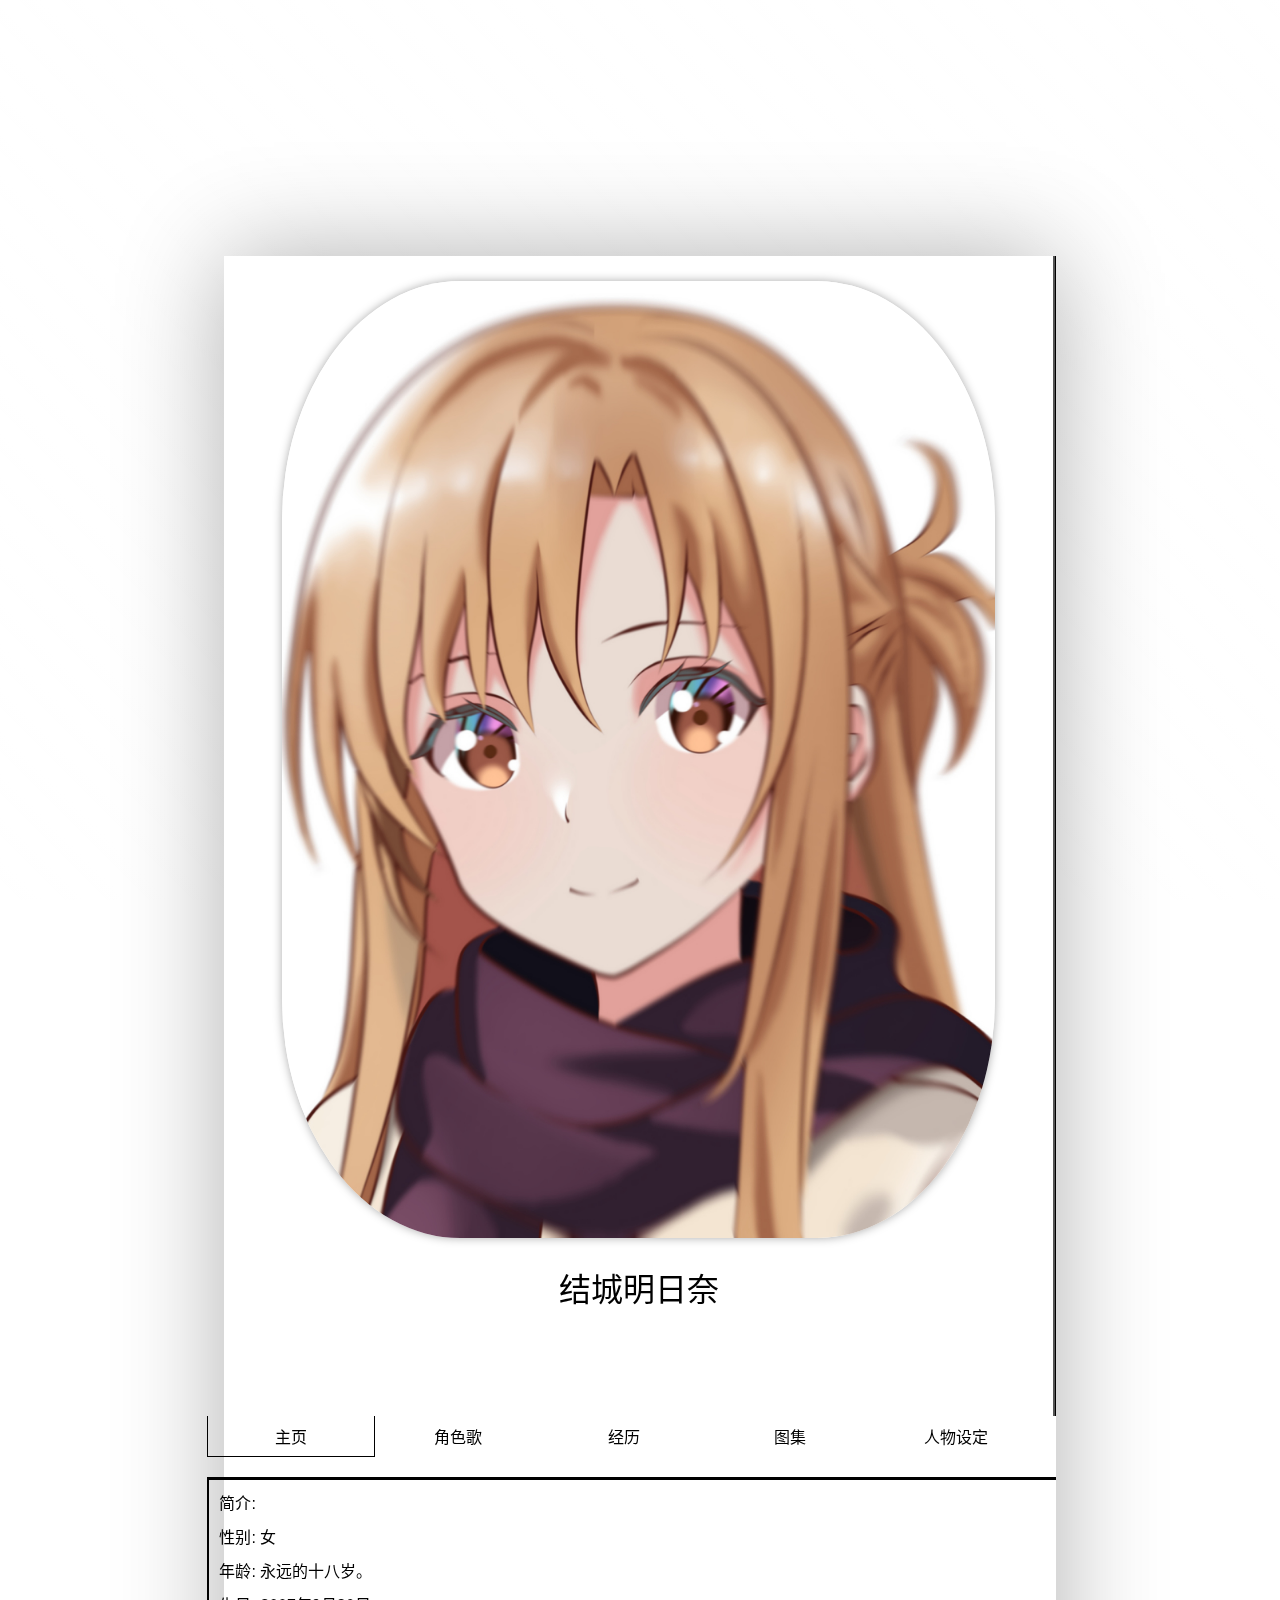
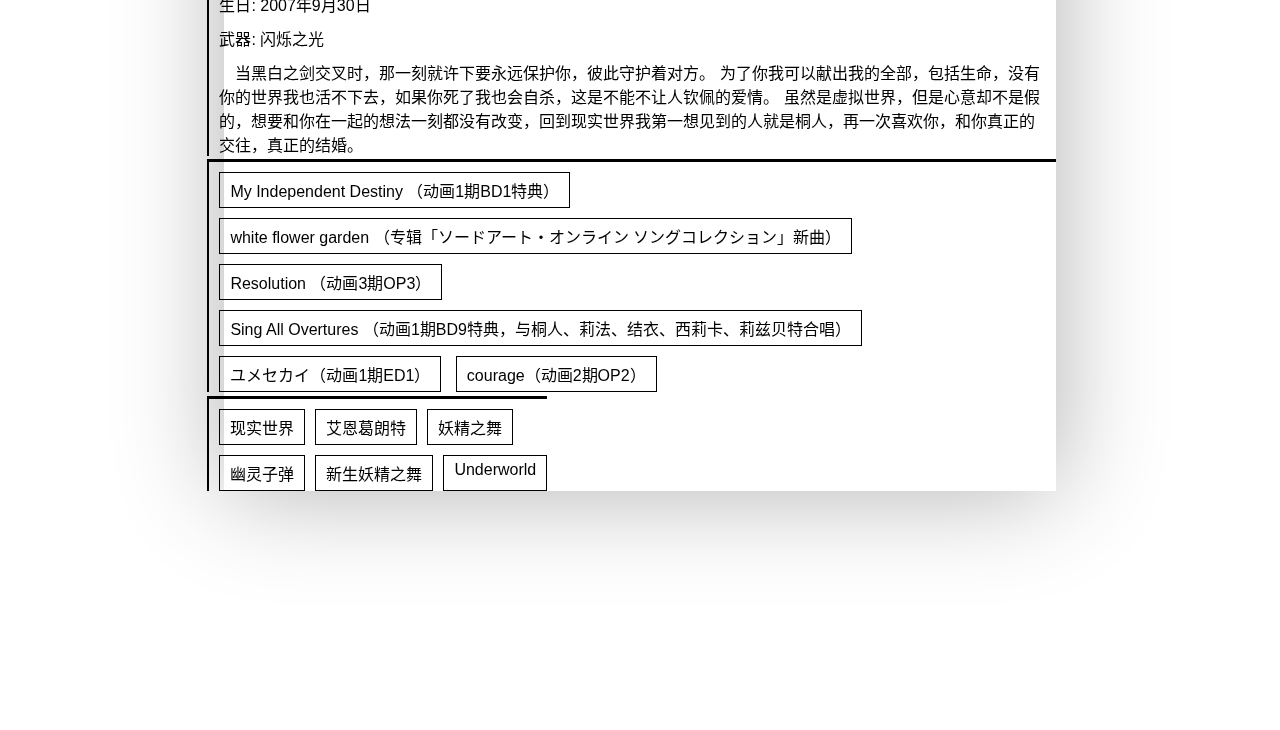
<file: index.html>
﻿<!DOCTYPE html>
<html lang="zh-CN">

<head>
	<meta http-equiv="Content-Type" content="text/html; charset=UTF-8">
	<title>结城明日奈 - 网页设计课设</title>
	<link id="favicon" rel="icon" href="./image/2014100318234030277.jpg">
	<link rel="stylesheet" href="./css/home.css">
	<link href="https://lf9-cdn-tos.bytecdntp.com/cdn/expire-1-M/bootstrap/5.1.3/css/bootstrap-grid.min.css"
		type="text/css" rel="stylesheet" />
</head>

<body>
	<div class="bg"></div>
	<div class="container">
		<div class="main-box">
			<div class="row">
				<div class="col-md-3">
					<div class="box-left">
						<img src="./image/108298651_p0_master1200.jpg" alt="Avatar" title="我...我绝对会再次和你相遇的">
						<h1 style="font-family: '微软雅黑', Courier, monospace;">结城明日奈</h1>
					</div>

				</div>
				<div class="col-md-9">
					<div class="box-right">
						<ul class="nav-bar">
							<li class="nav-item nav-active" id="home">
								<a href="javascript:void(0);" onclick="goHome()">主页</a>
							</li>
							<li class="nav-item" id="blog">
								<a href="javascript:void(0);" onclick="goBlog()">角色歌</a>
							</li>
							<li class="nav-item" id="projects">
								<a href="javascript:void(0);" onclick="goProjects()">经历</a>
							</li>
							<li class="nav-item">
								<a href="./appearance.html" target="_self">图集</a>
							</li>
							<li class="nav-item">
								<a href="./setting.html" target="_self">人物设定</a>
							</li>
						</ul>
						<div class="box-content" id="homeの">
							<p>简介: <span id="hi"></span></p>
							<p>性别: 女</p>
							<p>年龄: 永远的十八岁。</p>
							<p>生日: 2007年9月30日</p>
							<p>武器: 闪烁之光</p>

							<p style="text-indent: 1em;">
								当黑白之剑交叉时，那一刻就许下要永远保护你，彼此守护着对方。 为了你我可以献出我的全部，包括生命，没有你的世界我也活不下去，如果你死了我也会自杀，这是不能不让人钦佩的爱情。
								虽然是虚拟世界，但是心意却不是假的，想要和你在一起的想法一刻都没有改变，回到现实世界我第一想见到的人就是桐人，再一次喜欢你，和你真正的交往，真正的结婚。
							</p>
						</div>

						<div class="box-content" id="blogの">
							<div class="box-item">
								<a href="https://mzh.moegirl.org.cn/My_Independent_Destiny"
								target="_blank">My Independent Destiny （动画1期BD1特典）</a>
							</div>
							<div class="box-item">
								<a href="https://mzh.moegirl.org.cn/White_flower_garden"
								 target="_blank">white flower garden （专辑「ソードアート・オンライン ソングコレクション」新曲）</a>
							</div>
							<div class="box-item">
								<a href="https://mzh.moegirl.org.cn/Resolution(%E6%88%B7%E6%9D%BE%E9%81%A5)#" 
								target="_blank">Resolution （动画3期OP3）</a>
							</div>
							<div class="box-item">
								<a href="https://mzh.moegirl.org.cn/Sing_All_Overtures"
								target="_blank">Sing All Overtures （动画1期BD9特典，与桐人、莉法、结衣、西莉卡、莉兹贝特合唱）</a>
							</div>
							<div class="box-item">
								<a href="https://mzh.moegirl.org.cn/%E6%A2%A6%E4%B8%96%E7%95%8C(%E6%88%B7%E6%9D%BE%E9%81%A5)#" 
								target="_blank">ユメセカイ（动画1期ED1） </a>
							</div>
							<div class="box-item"><a href="https://mzh.moegirl.org.cn/Courage" 
								target="_blank">courage（动画2期OP2）</a>
							</div>
						</div>



						<div class="box-content" id="projectsの">
							<div class="flexbox">
								<div class="box-item"><a href="./experience/reality.html" target="_self">现实世界</a></div>
								<div class="box-item"><a href="./experience/SAO.html" target="_self">艾恩葛朗特</a></div>
								<div class="box-item"><a href="./experience/ALO.html" target="_self">妖精之舞</a>
								</div>
							</div>

							<div class="flexbox">
								<div class="box-item"><a href="./experience/GGO.html" target="_self">幽灵子弹</a></div>
								<div class="box-item"><a href="./experience/新生ALO.html" target="_self">新生妖精之舞</a>
								</div>
								<div class="box-item"><a href="./experience/UM.html" target="_self">Underworld</a></div>
							</div>
						</div>
					</div>
				</div>
			</div>
		</div>
	</div>

	<script src="https://lf9-cdn-tos.bytecdntp.com/cdn/expire-1-M/jquery/3.6.0/jquery.min.js"
		type="application/javascript"></script>
	<script src="https://lf9-cdn-tos.bytecdntp.com/cdn/expire-1-M/bootstrap/5.1.3/js/bootstrap.min.js"
		type="application/javascript"></script>
	<script src="https://lf3-cdn-tos.bytecdntp.com/cdn/expire-1-M/typed.js/2.0.12/typed.min.js"
		type="application/javascript"></script>
	<script>
		$("#blogの").hide();
		$("#projectsの").hide();
	</script>
	<script src="./js/home.js" type="application/javascript"></script>
</body>

</html>
</file>
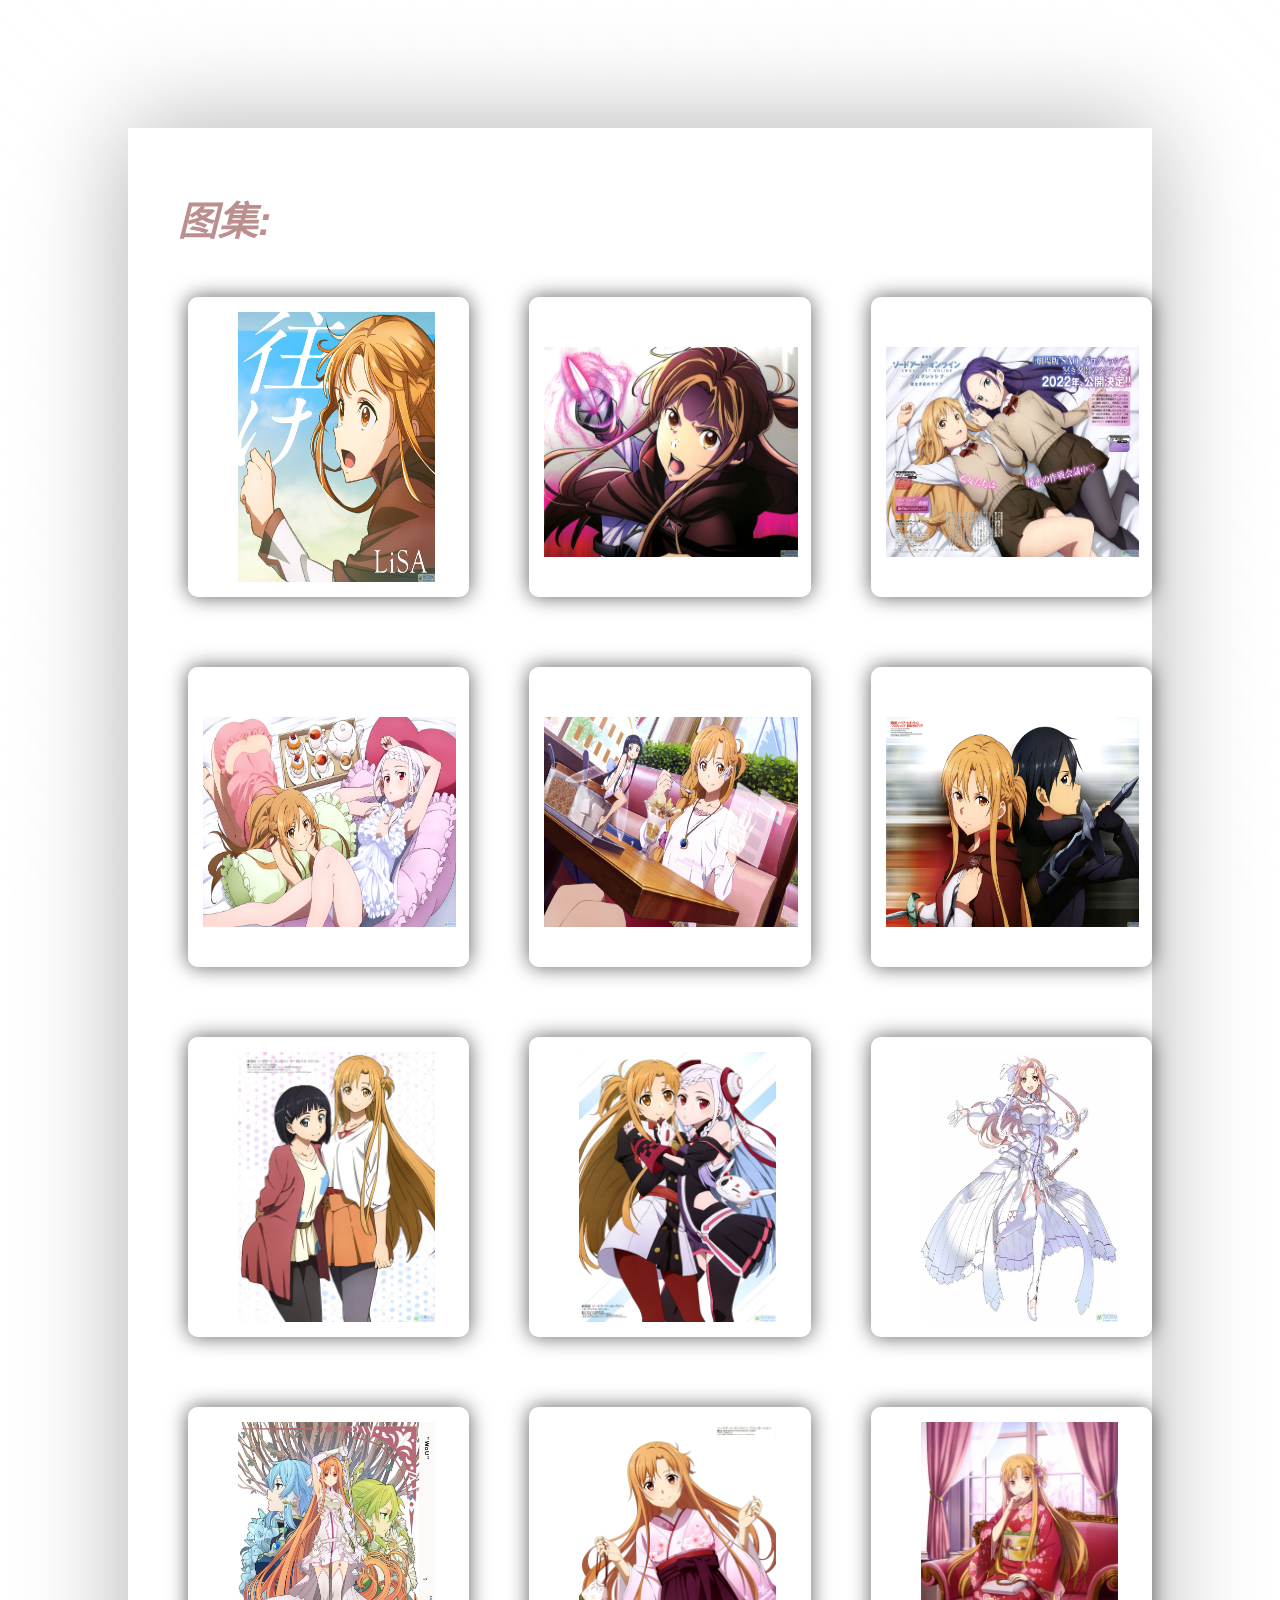
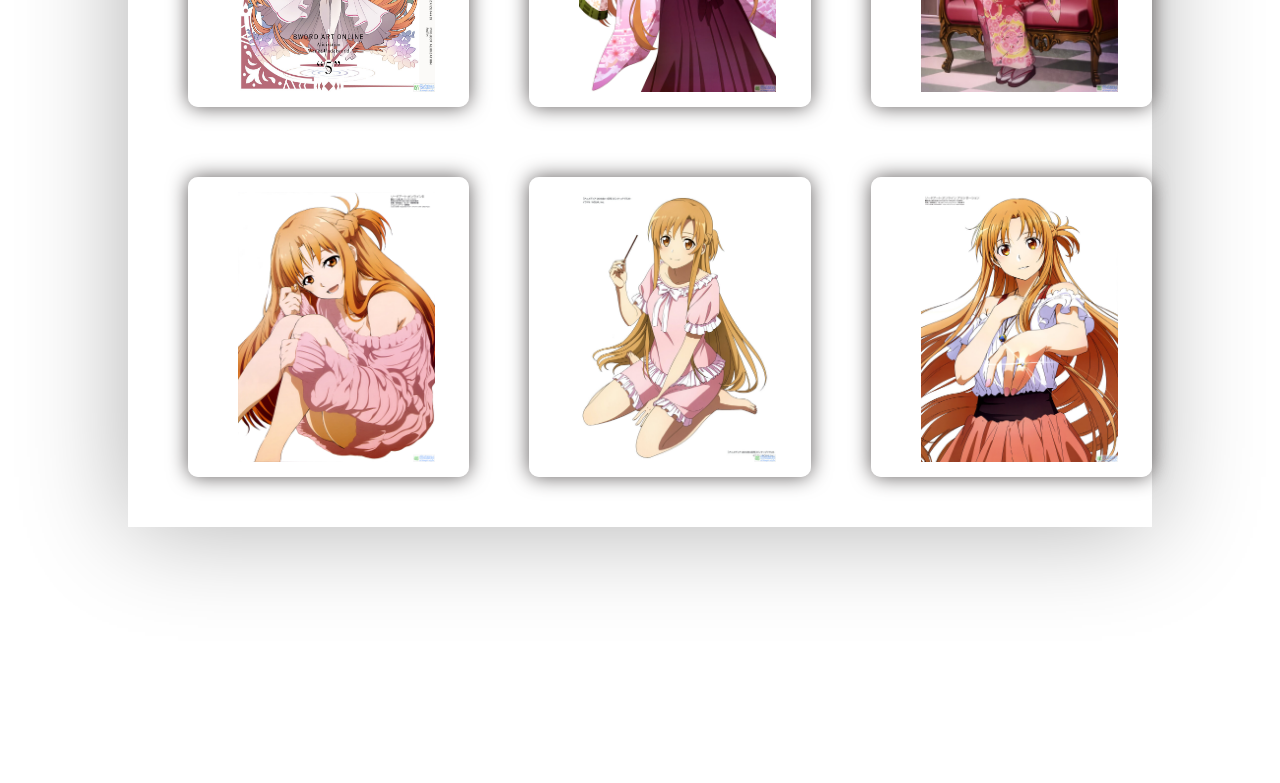
<file: appearance.html>
<!doctype html>
<html lang="zh-CN">

<head>
    <!-- 必须的 meta 标签 -->
    <meta charset="utf-8">
    <meta name="viewport" content="width=device-width, initial-scale=1, shrink-to-fit=no">
    <meta http-equiv="Content-Type" content="text/html; charset=UTF-8">
	<link id="favicon" rel="icon" href="../image/2014100318234030277.jpg">
    <!-- Bootstrap 的 CSS 文件 -->
    <link rel="stylesheet" href="https://cdn.jsdelivr.net/npm/bootstrap@4.6.2/dist/css/bootstrap.min.css"
        integrity="sha384-xOolHFLEh07PJGoPkLv1IbcEPTNtaed2xpHsD9ESMhqIYd0nLMwNLD69Npy4HI+N" crossorigin="anonymous">

    <title>图集</title>
    <style>
        body {
            font-family: MiSans, sans-serif;
            margin: 0;
        }

        .main-box {
            background-color: #ffffff66;
            backdrop-filter: blur(5px);
            box-shadow: 0 0 100px #b0b0b0;
            margin: 10% auto 20% auto;
            width: 80%;
            padding-top: 1px;
            flex-direction: column;
            display: flex;
        }


        .bg {
            background: linear-gradient(45deg, #ffffff99, #ffffffcc),
                url("https://img1.imgtp.com/2023/05/31/cOs8HgOh.jpg") no-repeat;
            background-size: cover;
            position: fixed;
            width: 100%;
            height: 100%;
            z-index: -3;
            top: 0;
        }

        h2 {
            display: block;
            font-size: 1.5em;
            margin-top: 50px;
            margin-left: 50px;
            margin-bottom: 30px;
            font-weight: bold;
        }
        .mw-headline {
            font-style: italic;
            text-decoration: double;
            font-size: 40px;
            color: rosybrown;
            text-align: center;
        }
        .boxFw , .boxFh{
            background-color: #ffffff99;
            backdrop-filter: blur(50px);
            box-shadow: 0 0 20px #605c5c;
            width: 300px;
            height: 300px;
            margin-left: 60px;
            margin-bottom: 50px;
            margin-top: 20px;
            border-radius: 10px;
        }
        .boxFw img {
            width: 70%;
            height: 90%;
            margin-top: 15px;
            margin-left: 50px;
            transition: all 0.2s linear;
        }
        .boxFh img {
            transition: all 0.2s linear;
            width: 90%;
            height: 70%;
            margin-top: 50px;
            margin-left: 15px;
        }
        .boxFh img:hover {
            transform: scale(1.5);
            transition: all 0.2s linear;
        }
        .boxFw img:hover {
            transform: scale(1.5);
            transition: all 0.2s linear;
        }
        .row-box {
            display: flex;
            flex-direction: row;
        }
    </style>
</head>

<body>
    <div class="bg"></div>
    
    <div class="main-box">
        <h2>
            <span style="display: block; color: rgb(111, 178, 118);height: 10px;
            width: 10px;"></span>
            <span class="mw-headline" id="简介">图集:</span>
        </h2> 
        <div class="row-box">
            <div class="boxFw">
                <img src="./imgForappearance/1024px-亚丝娜进击篇版权绘4.jpeg">
            </div>
            
            <div class="boxFh">
                <img src="./imgForappearance/1280px-亚丝娜进击篇版权绘2.jpeg">
            </div>

            <div class="boxFh">
                <img src="./imgForappearance/1280px-亚丝娜进击篇版权绘3.jpeg">
            </div>
        </div>
        
        <div class="row-box">
            <div class="boxFh">
                <img src="./imgForappearance/1920px-AsuOS人设5.jpg">
            </div>
            
            <div class="boxFh">
                <img src="./imgForappearance/1920px-AsuOS人设7.jpg">
            </div>

            <div class="boxFh">
                <img src="./imgForappearance/1920px-亚丝娜进击篇版权绘5.jpg">
            </div>
        </div>

        <div class="row-box">
            <div class="boxFw">
                <img src="./imgForappearance/800px-AsuOS人设3.jpg">
            </div>
            
            <div class="boxFw">
                <img src="./imgForappearance/800px-AsuOS人设6.jpg">
            </div>

            <div class="boxFw">
                <img src="./imgForappearance/800px-AsuUW服1.jpg">
            </div>
        </div>

        <div class="row-box">
            <div class="boxFw">
                <img src="./imgForappearance/800px-AsuUW服2.jpg">
            </div>
            
            <div class="boxFw">
                <img src="./imgForappearance/800px-Asu和服1.jpg">
            </div>

            <div class="boxFw">
                <img src="./imgForappearance/800px-Asu和服2.jpg">
            </div>
        </div>

        <div class="row-box">
            <div class="boxFw">
                <img src="./imgForappearance/800px-Asu私服1.jpg">
            </div>
            
            <div class="boxFw">
                <img src="./imgForappearance/800px-Asu私服3.jpg">
            </div>

            <div class="boxFw">
                <img src="./imgForappearance/800px-Asu私服4.jpg">
            </div>
        </div>
    </div>

</body>

</html>
</file>
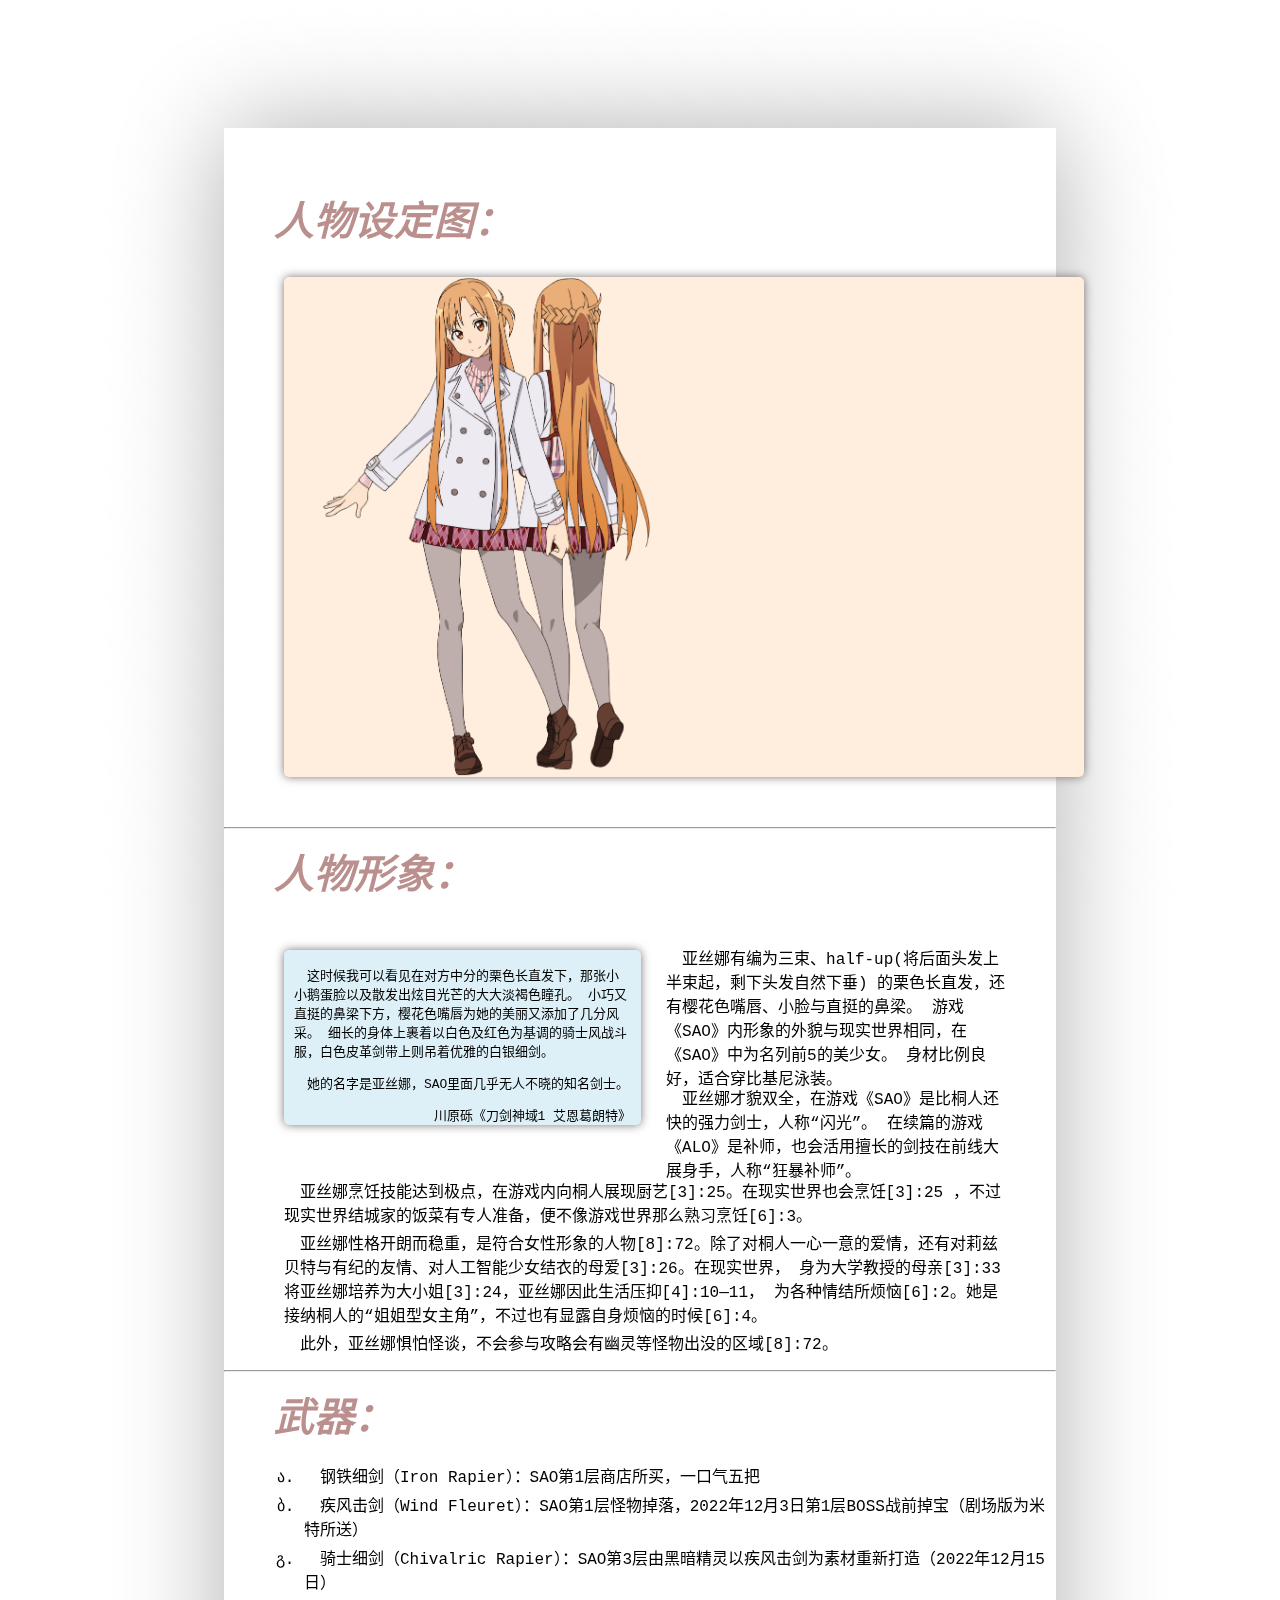
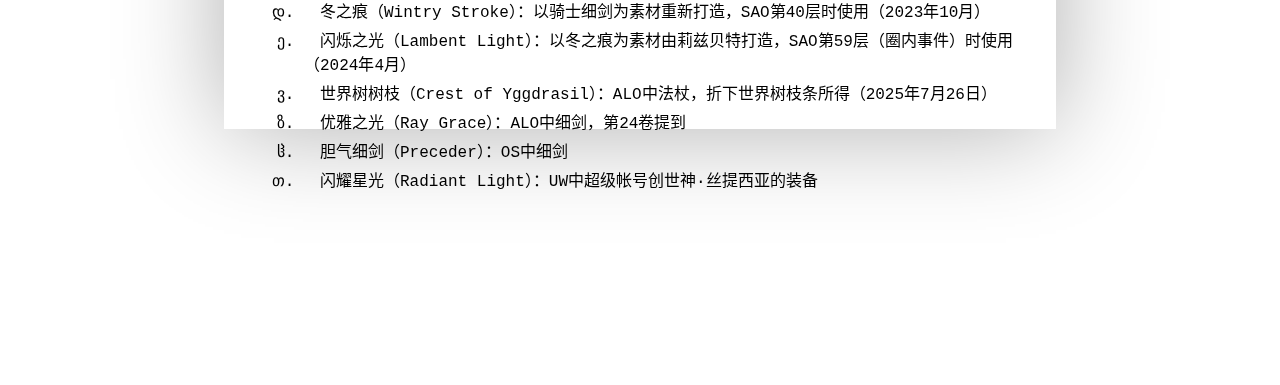
<file: setting.html>
<!doctype html>
<html lang="zh-CN">

<head>
    <!-- 必须的 meta 标签 -->
    <meta charset="utf-8">
    <meta name="viewport" content="width=device-width, initial-scale=1, shrink-to-fit=no">
    <meta http-equiv="Content-Type" content="text/html; charset=UTF-8">
	<link id="favicon" rel="icon" href="../image/2014100318234030277.jpg">
    <!-- Bootstrap 的 CSS 文件 -->
    <link rel="stylesheet" href="https://cdn.jsdelivr.net/npm/bootstrap@4.6.2/dist/css/bootstrap.min.css"
        integrity="sha384-xOolHFLEh07PJGoPkLv1IbcEPTNtaed2xpHsD9ESMhqIYd0nLMwNLD69Npy4HI+N" crossorigin="anonymous">

    <title>人物形象</title>
    <style>
        body {
            font-family: MiSans, sans-serif;
            margin: 0;
        }

        .main-box {
            background-color: #ffffff66;
            backdrop-filter: blur(5px);
            box-shadow: 0 0 100px #b0b0b0;
            margin: 10% auto 20% auto;
            width: 65%;
            height: 1600px;
            padding-top: 1px;
            flex-direction: column;
        }

        .mw-headline {
            font-style: italic;
            text-decoration: double;
            font-size: 40px;
            color: rosybrown;
            text-align: center;
        }

        .bg {
            background: linear-gradient(45deg, #ffffff99, #ffffffcc),
                url("https://img1.imgtp.com/2023/05/31/DU7WKKiz.jpg") no-repeat;
            background-size: cover;
            position: fixed;
            width: 100%;
            height: 100%;
            z-index: -3;
            top: 0;
        }

        h2 {
            display: block;
            font-size: 1.5em;
            margin-top: 50px;
            margin-left: 50px;
            margin-bottom: 30px;
            font-weight: bold;
        }

        .box {
            flex-direction: row;
            display: flex;
        }

        .box-left {
            height: 175px;
            width: 1600px;
            background-color: rgb(222, 240, 247);
            backdrop-filter: blur(5px);
            box-shadow: 0 0 10px #7d7373;
            margin-left: 60px;
            margin-bottom: 50px;
            margin-top: 20px;
            border-radius: 5px;

        }

        .img-1{
            margin-left: 50px;
            height: 230px;
            width: 300px;
            padding-bottom: 10px;
        }

        .box-left p {
            margin-left: 10px;
            margin-right: 10px;
            text-indent: 1em;
            font-size: small;
            font-style: unset;
            font-family: 'Courier New', Courier, monospace;
        }

        .box-right {
            width: auto;
            margin-top: 35px;
            margin-left: 5px;
            font-family: 'Courier New', Courier, monospace;
        }
        .box-right p {
            margin-left: 10px;
            padding-top: 10px;
            padding-left: 10px;
            margin-right: 50px;
            margin-top: -30px;
            font-family: 'Courier New', Courier, monospace;
            color: #000;;
        }
        .img-2 {
            margin-right: 50px;
            height: 500px;
            width: 330px;
            padding-bottom: 10px;
            margin-top: 10px;
        }

        .box-right-1 {
            margin-top: 50px;
            margin-left: 30px;
            margin-right: 30px;
            font-family: 'Courier New', Courier, monospace;
        }
        .box-text {
            margin-top: -35px;
            margin-left: 60px;
            margin-right: 55px;
            font-family: 'Courier New', Courier, monospace;
            text-indent: 1em;
            font-style: unset;
            color: #000;
        }
        .setting-img {
            height: 500px;
            width: 800px;
            background-color: rgb(255,238,221);
            backdrop-filter: blur(5px);
            box-shadow: 0 0 10px #7d7373;
            margin-left: 60px;
            margin-bottom: 50px;
            margin-top: 20px;
            border-radius: 5px;
        }
        .setting-img img {
            height: 100%;
            width: auto;
        }
        ul {
            margin-top: -10px;
            list-style-type:georgian;
            padding: 0;
            margin-left: 80px;
            margin-bottom: 100px;
        }
            
        li {
            font-family: 'Courier New', Courier, monospace;
            text-indent: 1em;
            font-style: unset;
            color: #000;
            margin-bottom: 5px;
        }
    </style>
</head>

<body>
    <div class="bg"></div>
    
    <div class="main-box">
        <h2>
            <span style="display: block; color: rgb(111, 178, 118);height: 10px;
            width: 10px;"></span>
            <span class="mw-headline" id="简介">人物设定图：</span>
        </h2>
        <div class="setting-img">
            <img src="./image/Reallife_asuna.png">
        </div>
        <hr>
        <h2 style="margin-top: -5px;">
            <span style="display: block; color: rgb(111, 178, 118);height: 10px;
            width: 10px;"></span>
            <span class="mw-headline" id="简介">人物形象：</span>
        </h2>    
        <div class="box" >
            <div class="box-left">
                <p style="margin-top: 15px;">
                    这时候我可以看见在对方中分的栗色长直发下，那张小小鹅蛋脸以及散发出炫目光芒的大大淡褐色瞳孔。
                    小巧又直挺的鼻梁下方，樱花色嘴唇为她的美丽又添加了几分风采。
                    细长的身体上裹着以白色及红色为基调的骑士风战斗服，白色皮革剑带上则吊着优雅的白银细剑。
                </p>
                <p>
                    她的名字是亚丝娜，SAO里面几乎无人不晓的知名剑士。
                </p>
                <p style="text-align: end;">
                    川原砾《刀剑神域1 艾恩葛朗特》
                </p>
            </div>
            <div class="box-right">
                <p style="text-indent: 1em;">
                    亚丝娜有编为三束、half-up(将后面头发上半束起，剩下头发自然下垂)
                    的栗色长直发，还有樱花色嘴唇、小脸与直挺的鼻梁。
                    游戏《SAO》内形象的外貌与现实世界相同，在《SAO》中为名列前5的美少女。
                    身材比例良好，适合穿比基尼泳装。</p>
                <p style="text-indent: 1em;">
                    亚丝娜才貌双全，在游戏《SAO》是比桐人还快的强力剑士，人称“闪光”。
                    在续篇的游戏《ALO》是补师，也会活用擅长的剑技在前线大展身手，人称“狂暴补师”。
                </p>
            </div>
        </div>
        <div class="box-text">
            <p>
                亚丝娜烹饪技能达到极点，在游戏内向桐人展现厨艺[3]:25。在现实世界也会烹饪[3]:25
                ，不过现实世界结城家的饭菜有专人准备，便不像游戏世界那么熟习烹饪[6]:3。
            </p>
            <p style="margin-top: -12px;">
                亚丝娜性格开朗而稳重，是符合女性形象的人物[8]:72。除了对桐人一心一意的爱情，还有对莉兹贝特与有纪的友情、对人工智能少女结衣的母爱[3]:26。在现实世界，
                身为大学教授的母亲[3]:33将亚丝娜培养为大小姐[3]:24，亚丝娜因此生活压抑[4]:10—11，
                为各种情结所烦恼[6]:2。她是接纳桐人的“姐姐型女主角”，不过也有显露自身烦恼的时候[6]:4。
            </p>
            <p style="margin-top: -12px;">
                此外，亚丝娜惧怕怪谈，不会参与攻略会有幽灵等怪物出没的区域[8]:72。
            </p>
        </div>
            <hr>
        <h2 style="margin-top: -5px;">
            <span style="display: block; color: rgb(111, 178, 118);height: 10px;
            width: 10px;"></span>
            <span class="mw-headline" id="简介">武器：</span>
        </h2>
        <ul>
            <li>钢铁细剑（Iron Rapier）：SAO第1层商店所买，一口气五把</li>
            <li>疾风击剑（Wind Fleuret）：SAO第1层怪物掉落，2022年12月3日第1层BOSS战前掉宝（剧场版为米特所送）</li>
            <li>骑士细剑（Chivalric Rapier）：SAO第3层由黑暗精灵以疾风击剑为素材重新打造（2022年12月15日）</li>
            <li>冬之痕（Wintry Stroke）：以骑士细剑为素材重新打造，SAO第40层时使用（2023年10月）</li>
            <li>闪烁之光（Lambent Light）：以冬之痕为素材由莉兹贝特打造，SAO第59层（圈内事件）时使用（2024年4月）</li>
            <li>世界树树枝（Crest of Yggdrasil）：ALO中法杖，折下世界树枝条所得（2025年7月26日）</li>
            <li>优雅之光（Ray Grace）：ALO中细剑，第24卷提到</li>
            <li>胆气细剑（Preceder）：OS中细剑</li>
            <li>闪耀星光（Radiant Light）：UW中超级帐号创世神·丝提西亚的装备</li>
          </ul>
    </div>

</body>

</html>
</file>
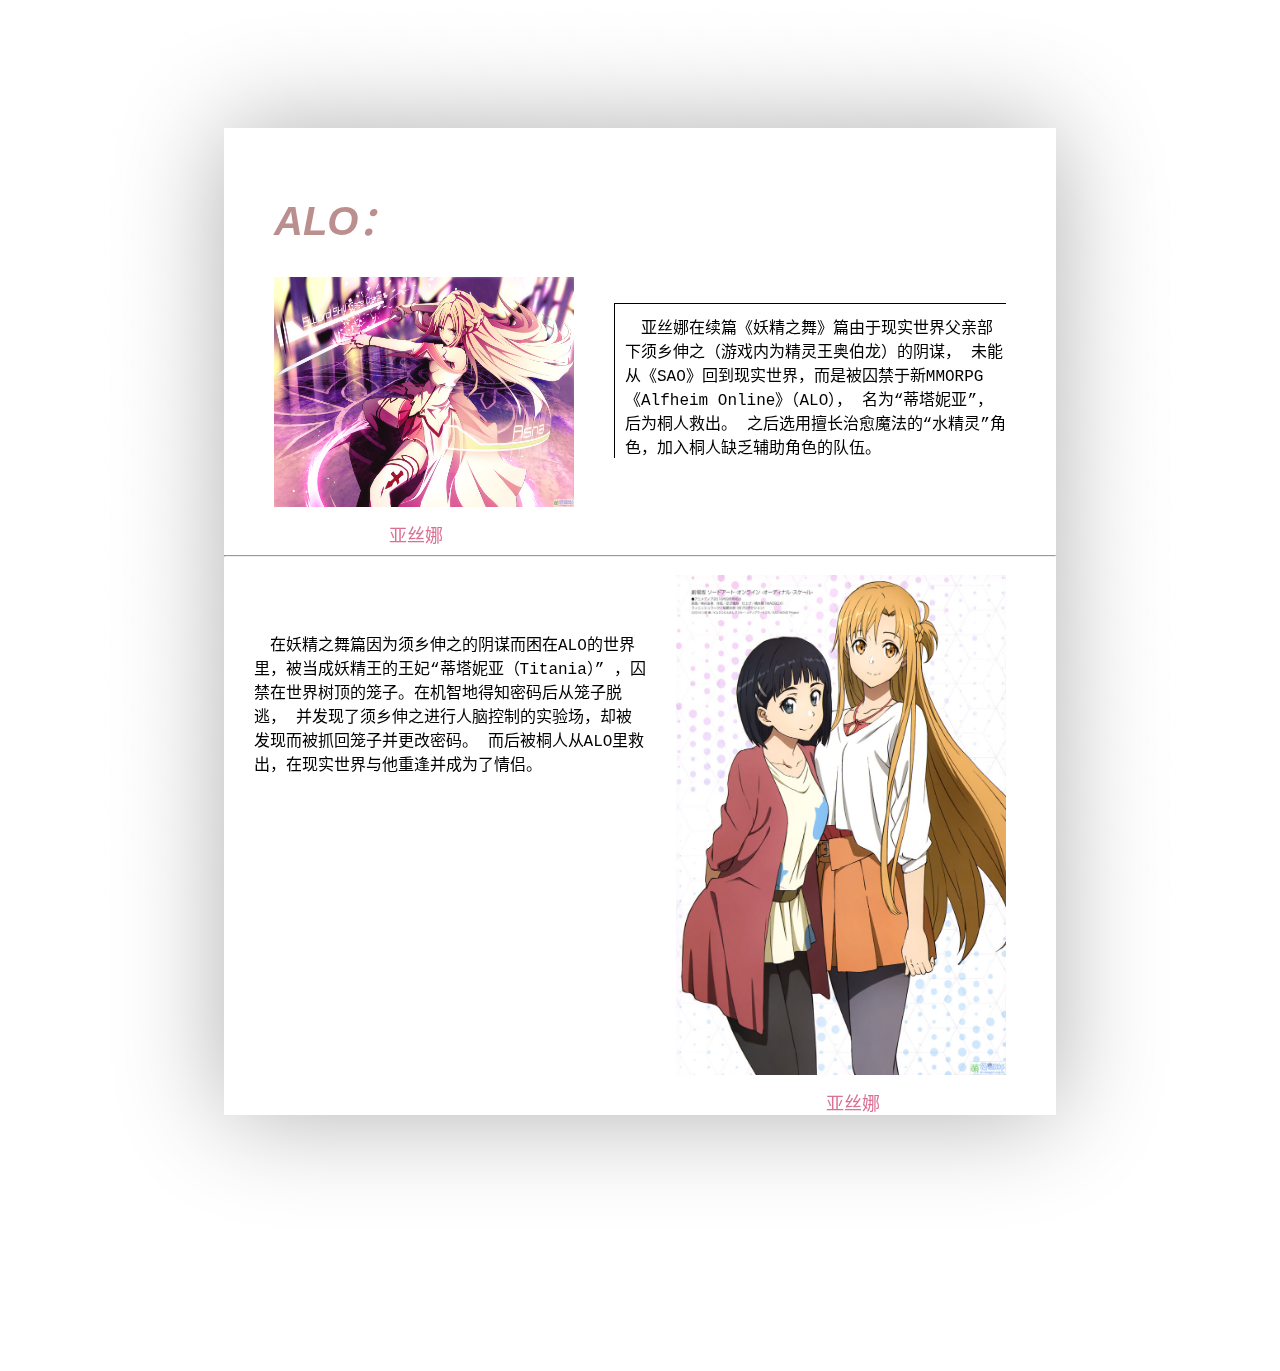
<file: experience/ALO.html>
<!doctype html>
<html lang="zh-CN">

<head>
    <!-- 必须的 meta 标签 -->
    <meta charset="utf-8">
    <meta name="viewport" content="width=device-width, initial-scale=1, shrink-to-fit=no">
    <meta http-equiv="Content-Type" content="text/html; charset=UTF-8">
	<link id="favicon" rel="icon" href="../image/2014100318234030277.jpg">
    <!-- Bootstrap 的 CSS 文件 -->
    <link rel="stylesheet" href="https://cdn.jsdelivr.net/npm/bootstrap@4.6.2/dist/css/bootstrap.min.css"
        integrity="sha384-xOolHFLEh07PJGoPkLv1IbcEPTNtaed2xpHsD9ESMhqIYd0nLMwNLD69Npy4HI+N" crossorigin="anonymous">

    <title>ALO</title>
    <style>
        body {
            font-family: MiSans, sans-serif;
            margin: 0;
        }

        .main-box {
            background-color: #ffffff66;
            backdrop-filter: blur(5px);
            box-shadow: 0 0 100px #b0b0b0;
            margin: 10% auto 20% auto;
            width: 65%;
            padding-top: 1px;
            flex-direction: column;
        }

        .mw-headline {
            font-style: italic;
            text-decoration: double;
            font-size: 40px;
            color: rosybrown;
            text-align: center;
        }

        .bg {
            background: linear-gradient(45deg, #ffffff99, #ffffffcc),
                url("https://img1.imgtp.com/2023/05/30/Z0X7xka1.jpg") no-repeat;
            background-size: cover;
            position: fixed;
            width: 100%;
            height: 100%;
            z-index: -3;
            top: 0;
        }

        h2 {
            display: block;
            font-size: 1.5em;
            margin-top: 50px;
            margin-left: 50px;
            margin-bottom: 30px;
            font-weight: bold;
        }

        .box {
            flex-direction: row;
            display: flex;
        }

        .box-left {
            height: 100%;
            width: 60%;
        }

        .img-1{
            margin-left: 50px;
            height: 230px;
            width: 300px;
            padding-bottom: 10px;
        }

        .box-left span {
            margin-left: 165px;
            font-size: large;
            color: palevioletred;
            font-family: 'Courier New', Courier, monospace;

        }

        .box-right {
            margin-top: 10px;
            margin-left: 30px;
            font-family: 'Courier New', Courier, monospace;
        }
        .box-right p {
            border-top: 1px solid;
            border-top-color: #000;
            border-left: 1px solid;
            border-left-color: #000;
            margin-left: 10px;
            padding-top: 10px;
            padding-left: 10px;
            margin-right: 50px;
            font-family: 'Courier New', Courier, monospace;
        }
        .img-2 {
            margin-right: 50px;
            height: 500px;
            width: 330px;
            padding-bottom: 10px;
            margin-top: 10px;
        }

        .box-right-1 {
            margin-top: 50px;
            margin-left: 30px;
            margin-right: 30px;
            font-family: 'Courier New', Courier, monospace;
        }
    </style>
</head>

<body>
    <div class="bg"></div>
    
    <div class="main-box">
        <h2>
            <span style="display: block; color: rgb(111, 178, 118);height: 10px;
            width: 10px;"></span>
            <span class="mw-headline" id="简介">ALO：</span>
        </h2>    
        <div class="box">
            <div class="box-left">
                <img class="img-1" src="../image/1280px-29328488.jpg" alt="亚丝娜">
                <span>亚丝娜</span>
            </div>
            <div class="box-right">
                <p style="text-indent: 1em;">
                    亚丝娜在续篇《妖精之舞》篇由于现实世界父亲部下须乡伸之（游戏内为精灵王奥伯龙）的阴谋，
                    未能从《SAO》回到现实世界，而是被囚禁于新MMORPG《Alfheim Online》（ALO），
                    名为“蒂塔妮亚”，后为桐人救出。
                    之后选用擅长治愈魔法的“水精灵”角色，加入桐人缺乏辅助角色的队伍。</p>
            </div>
        </div>
        <hr>
        <div class="box">
            <div class="box-right-1">
                <p style="text-indent: 1em;">
                    在妖精之舞篇因为须乡伸之的阴谋而困在ALO的世界里，被当成妖精王的王妃“蒂塔妮亚（Titania）”
                    ，囚禁在世界树顶的笼子。在机智地得知密码后从笼子脱逃，
                    并发现了须乡伸之进行人脑控制的实验场，却被发现而被抓回笼子并更改密码。
                    而后被桐人从ALO里救出，在现实世界与他重逢并成为了情侣。
                </p>
            </div>

            <div class="box-left">
                <img class="img-2" src="../image/800px-AsuOS人设3.jpg" alt="亚丝娜">
                <span style="display: block;margin-left: 150px;
                font-size: large;color: palevioletred;
                font-family: Courier, 'Courier New', monospace;">
                亚丝娜</span>
            </div>
            </div>
        </div>

</body>

</html>
</file>
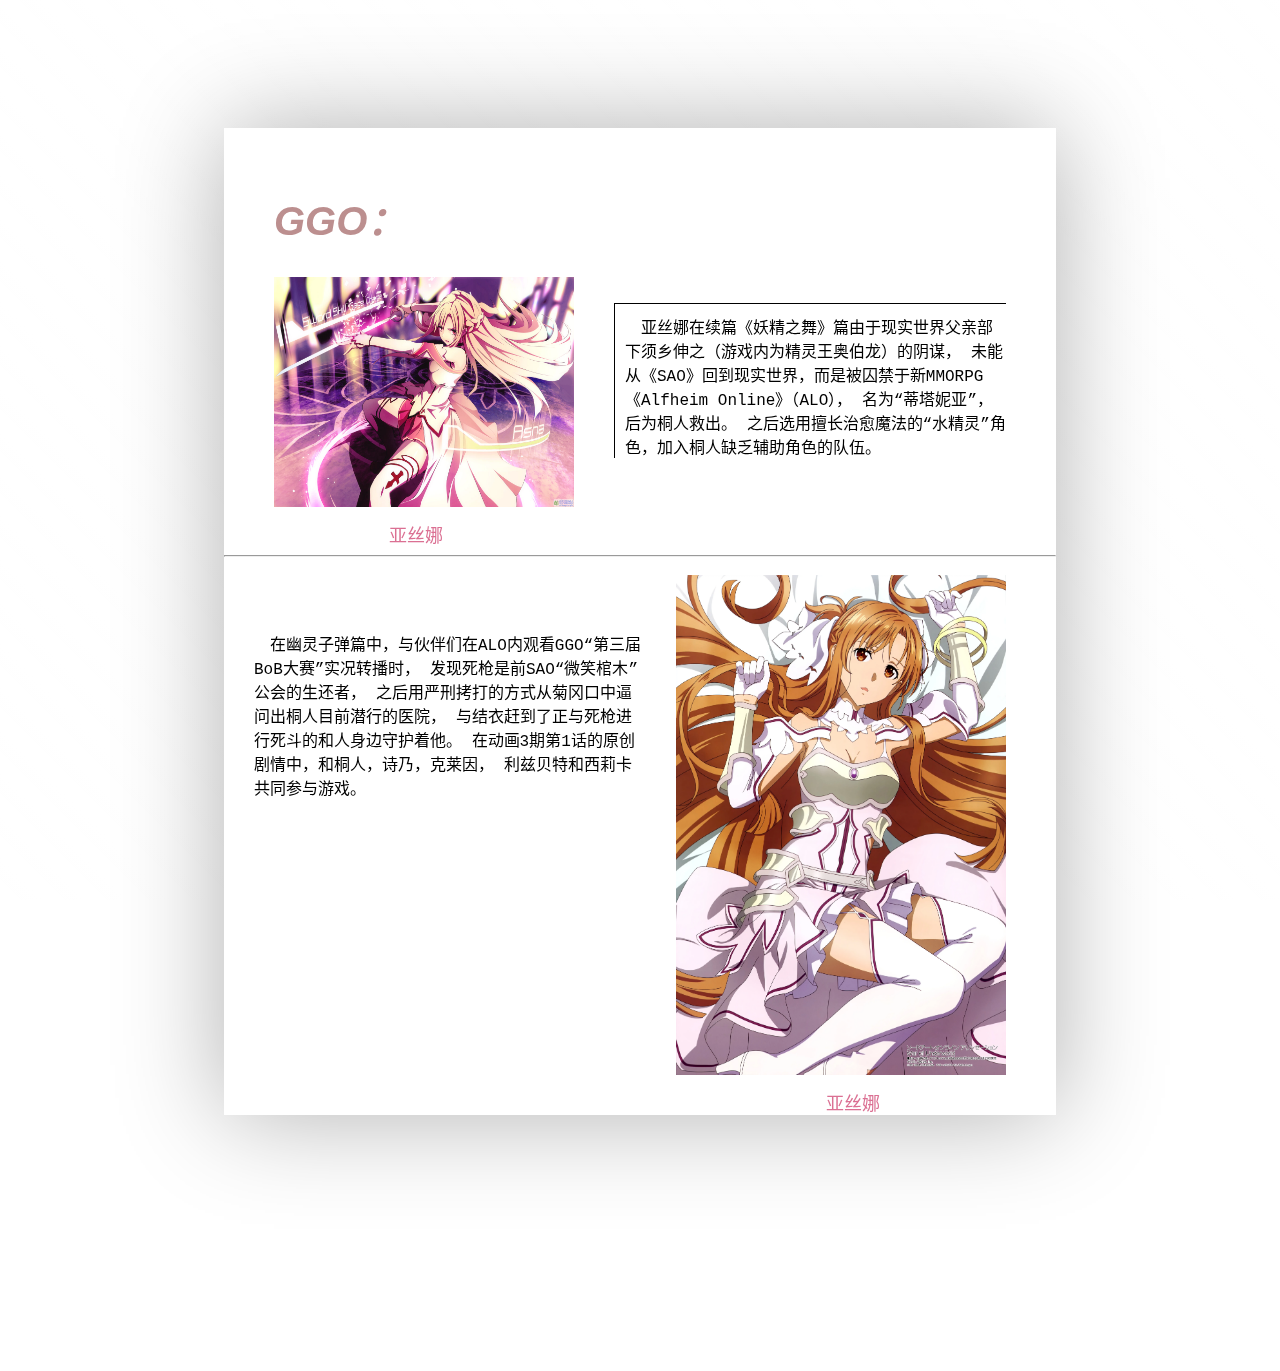
<file: experience/GGO.html>
<!doctype html>
<html lang="zh-CN">

<head>
    <!-- 必须的 meta 标签 -->
    <meta charset="utf-8">
    <meta name="viewport" content="width=device-width, initial-scale=1, shrink-to-fit=no">
    <meta http-equiv="Content-Type" content="text/html; charset=UTF-8">
	<link id="favicon" rel="icon" href="../image/2014100318234030277.jpg">
    <!-- Bootstrap 的 CSS 文件 -->
    <link rel="stylesheet" href="https://cdn.jsdelivr.net/npm/bootstrap@4.6.2/dist/css/bootstrap.min.css"
        integrity="sha384-xOolHFLEh07PJGoPkLv1IbcEPTNtaed2xpHsD9ESMhqIYd0nLMwNLD69Npy4HI+N" crossorigin="anonymous">

    <title>GGO</title>
    <style>
        body {
            font-family: MiSans, sans-serif;
            margin: 0;
        }

        .main-box {
            background-color: #ffffff66;
            backdrop-filter: blur(5px);
            box-shadow: 0 0 100px #b0b0b0;
            margin: 10% auto 20% auto;
            width: 65%;
            padding-top: 1px;
            flex-direction: column;
        }

        .mw-headline {
            font-style: italic;
            text-decoration: double;
            font-size: 40px;
            color: rosybrown;
            text-align: center;
        }

        .bg {
            background: linear-gradient(45deg, #ffffff99, #ffffffcc),
                url("https://img1.imgtp.com/2023/05/30/Z0X7xka1.jpg") no-repeat;
            background-size: cover;
            position: fixed;
            width: 100%;
            height: 100%;
            z-index: -3;
            top: 0;
        }

        h2 {
            display: block;
            font-size: 1.5em;
            margin-top: 50px;
            margin-left: 50px;
            margin-bottom: 30px;
            font-weight: bold;
        }

        .box {
            flex-direction: row;
            display: flex;
        }

        .box-left {
            height: 100%;
            width: 60%;
        }

        .img-1{
            margin-left: 50px;
            height: 230px;
            width: 300px;
            padding-bottom: 10px;
        }

        .box-left span {
            margin-left: 165px;
            font-size: large;
            color: palevioletred;
            font-family: 'Courier New', Courier, monospace;

        }

        .box-right {
            margin-top: 10px;
            margin-left: 30px;
            font-family: 'Courier New', Courier, monospace;
        }
        .box-right p {
            border-top: 1px solid;
            border-top-color: #000;
            border-left: 1px solid;
            border-left-color: #000;
            margin-left: 10px;
            padding-top: 10px;
            padding-left: 10px;
            margin-right: 50px;
            font-family: 'Courier New', Courier, monospace;
        }
        .img-2 {
            margin-right: 50px;
            height: 500px;
            width: 330px;
            padding-bottom: 10px;
            margin-top: 10px;
        }

        .box-right-1 {
            margin-top: 50px;
            margin-left: 30px;
            margin-right: 30px;
            font-family: 'Courier New', Courier, monospace;
        }
    </style>
</head>

<body>
    <div class="bg"></div>
    
    <div class="main-box">
        <h2>
            <span style="display: block; color: rgb(111, 178, 118);height: 10px;
            width: 10px;"></span>
            <span class="mw-headline" id="简介">GGO：</span>
        </h2>    
        <div class="box">
            <div class="box-left">
                <img class="img-1" src="../image/1280px-29328488.jpg" alt="亚丝娜">
                <span>亚丝娜</span>
            </div>
            <div class="box-right">
                <p style="text-indent: 1em;">
                    亚丝娜在续篇《妖精之舞》篇由于现实世界父亲部下须乡伸之（游戏内为精灵王奥伯龙）的阴谋，
                    未能从《SAO》回到现实世界，而是被囚禁于新MMORPG《Alfheim Online》（ALO），
                    名为“蒂塔妮亚”，后为桐人救出。
                    之后选用擅长治愈魔法的“水精灵”角色，加入桐人缺乏辅助角色的队伍。</p>
            </div>
        </div>
        <hr>
        <div class="box">
            <div class="box-right-1">
                <p style="text-indent: 1em;">
                    在幽灵子弹篇中，与伙伴们在ALO内观看GGO“第三届BoB大赛”实况转播时，
                    发现死枪是前SAO“微笑棺木”公会的生还者，
                    之后用严刑拷打的方式从菊冈口中逼问出桐人目前潜行的医院，
                    与结衣赶到了正与死枪进行死斗的和人身边守护着他。
                    在动画3期第1话的原创剧情中，和桐人，诗乃，克莱因，
                    利兹贝特和西莉卡共同参与游戏。

                </p>
            </div>

            <div class="box-left">
                <img class="img-2" src="../image/Asnuw.webp" alt="亚丝娜">
                <span style="display: block;margin-left: 150px;
                font-size: large;color: palevioletred;
                font-family: Courier, 'Courier New', monospace;">
                亚丝娜</span>
            </div>
            </div>
        </div>

</body>

</html>
</file>
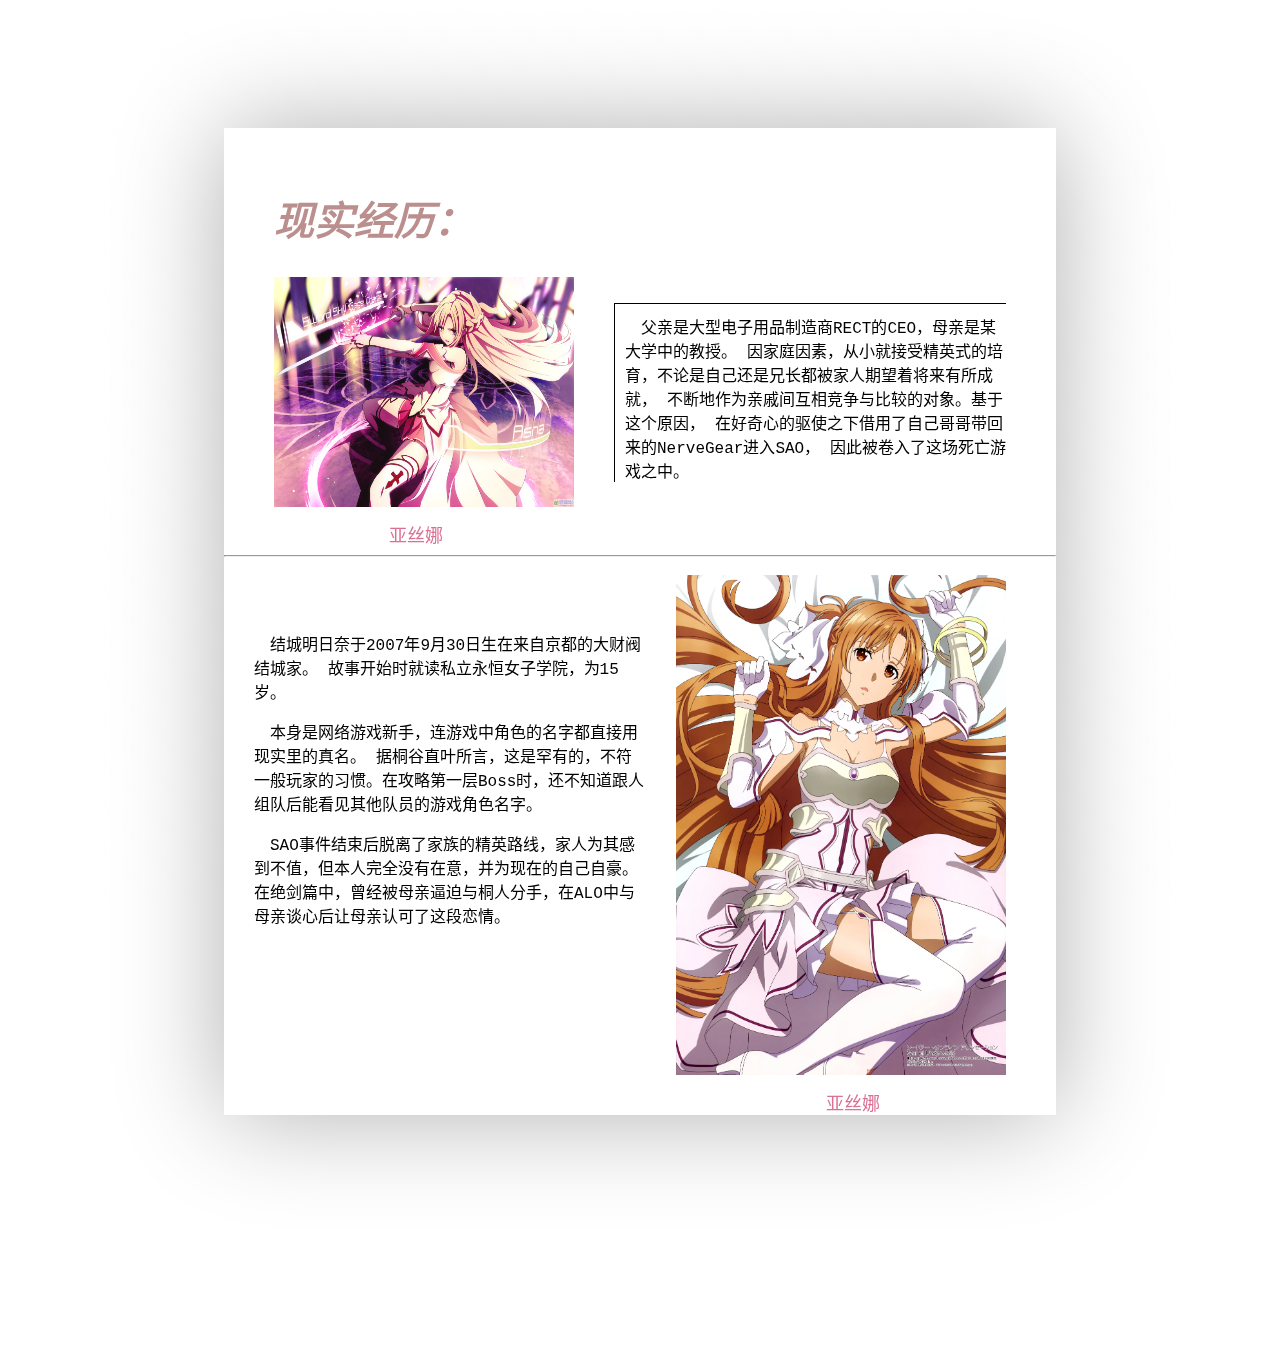
<file: experience/reality.html>
<!doctype html>
<html lang="zh-CN">

<head>
    <!-- 必须的 meta 标签 -->
    <meta charset="utf-8">
    <meta name="viewport" content="width=device-width, initial-scale=1, shrink-to-fit=no">
    <meta http-equiv="Content-Type" content="text/html; charset=UTF-8">
	<link id="favicon" rel="icon" href="../image/2014100318234030277.jpg">
    <!-- Bootstrap 的 CSS 文件 -->
    <link rel="stylesheet" href="https://cdn.jsdelivr.net/npm/bootstrap@4.6.2/dist/css/bootstrap.min.css"
        integrity="sha384-xOolHFLEh07PJGoPkLv1IbcEPTNtaed2xpHsD9ESMhqIYd0nLMwNLD69Npy4HI+N" crossorigin="anonymous">

    <title>现实经历</title>
    <style>
        body {
            font-family: MiSans, sans-serif;
            margin: 0;
        }

        .main-box {
            background-color: #ffffff66;
            backdrop-filter: blur(5px);
            box-shadow: 0 0 100px #b0b0b0;
            margin: 10% auto 20% auto;
            width: 65%;
            padding-top: 1px;
            flex-direction: column;
        }

        .mw-headline {
            font-style: italic;
            text-decoration: double;
            font-size: 40px;
            color: rosybrown;
            text-align: center;
        }

        .bg {
            background: linear-gradient(45deg, #ffffff99, #ffffffcc),
                url("https://img1.imgtp.com/2023/05/30/Z0X7xka1.jpg") no-repeat;
            background-size: cover;
            position: fixed;
            width: 100%;
            height: 100%;
            z-index: -3;
            top: 0;
        }

        h2 {
            display: block;
            font-size: 1.5em;
            margin-top: 50px;
            margin-left: 50px;
            margin-bottom: 30px;
            font-weight: bold;
        }

        .box {
            flex-direction: row;
            display: flex;
        }

        .box-left {
            height: 100%;
            width: 60%;
        }

        .img-1{
            margin-left: 50px;
            height: 230px;
            width: 300px;
            padding-bottom: 10px;
        }

        .box-left span {
            margin-left: 165px;
            font-size: large;
            color: palevioletred;
            font-family: 'Courier New', Courier, monospace;

        }

        .box-right {
            margin-top: 10px;
            margin-left: 30px;
            font-family: 'Courier New', Courier, monospace;
        }
        .box-right p {
            border-top: 1px solid;
            border-top-color: #000;
            border-left: 1px solid;
            border-left-color: #000;
            margin-left: 10px;
            padding-top: 10px;
            padding-left: 10px;
            margin-right: 50px;
            font-family: 'Courier New', Courier, monospace;
        }
        .img-2 {
            margin-right: 50px;
            height: 500px;
            width: 330px;
            padding-bottom: 10px;
            margin-top: 10px;
        }

        .box-right-1 {
            margin-top: 50px;
            margin-left: 30px;
            margin-right: 30px;
            font-family: 'Courier New', Courier, monospace;
        }
    </style>
</head>

<body>
    <div class="bg"></div>
    
    <div class="main-box">
        <h2>
            <span style="display: block; color: rgb(111, 178, 118);height: 10px;
            width: 10px;"></span>
            <span class="mw-headline" id="简介">现实经历：</span>
        </h2>    
        <div class="box">
            <div class="box-left">
                <img class="img-1" src="../image/1280px-29328488.jpg" alt="亚丝娜">
                <span>亚丝娜</span>
            </div>
            <div class="box-right">
                <p style="text-indent: 1em;">
                    父亲是大型电子用品制造商RECT的CEO，母亲是某大学中的教授。
                    因家庭因素，从小就接受精英式的培育，不论是自己还是兄长都被家人期望着将来有所成就，
                    不断地作为亲戚间互相竞争与比较的对象。基于这个原因，
                    在好奇心的驱使之下借用了自己哥哥带回来的NerveGear进入SAO，
                    因此被卷入了这场死亡游戏之中。</p>
            </div>
        </div>
        <hr>
        <div class="box">
            <div class="box-right-1">
                <p style="text-indent: 1em;">
                    结城明日奈于2007年9月30日生在来自京都的大财阀结城家。
                    故事开始时就读私立永恒女子学院，为15岁。
                <p style="text-indent: 1em;">
                    本身是网络游戏新手，连游戏中角色的名字都直接用现实里的真名。
                    据桐谷直叶所言，这是罕有的，不符一般玩家的习惯。在攻略第一层Boss时，还不知道跟人组队后能看见其他队员的游戏角色名字。
                </p>
                <p style="text-indent: 1em;">
                    SAO事件结束后脱离了家族的精英路线，家人为其感到不值，但本人完全没有在意，并为现在的自己自豪。
                    在绝剑篇中，曾经被母亲逼迫与桐人分手，在ALO中与母亲谈心后让母亲认可了这段恋情。
                </p>
            </div>

            <div class="box-left">
                <img class="img-2" src="../image/Asnuw.webp" alt="亚丝娜">
                <span style="display: block;margin-left: 150px;
                font-size: large;color: palevioletred;
                font-family: Courier, 'Courier New', monospace;">
                亚丝娜</span>
            </div>
            </div>
        </div>


    <!-- JavaScript 文件是可选的。从以下两种建议中选择一个即可！ -->

    <!-- 选项 1：jQuery 和 Bootstrap 集成包（集成了 Popper） -->
    <script src="https://cdn.jsdelivr.net/npm/jquery@3.5.1/dist/jquery.slim.min.js"
        integrity="sha384-DfXdz2htPH0lsSSs5nCTpuj/zy4C+OGpamoFVy38MVBnE+IbbVYUew+OrCXaRkfj"
        crossorigin="anonymous"></script>
    <script src="https://cdn.jsdelivr.net/npm/bootstrap@4.6.2/dist/js/bootstrap.bundle.min.js"
        integrity="sha384-7ymO4nGrkm372HoSbq1OY2DP4pEZnMiA+E0F3zPr+JQQtQ82gQ1HPY3QIVtztVua"
        crossorigin="anonymous"></script>

    <!-- 选项 2：Popper 和 Bootstrap 的 JS 插件各自独立 -->
    <!--
    <script src="https://cdn.jsdelivr.net/npm/jquery@3.5.1/dist/jquery.slim.min.js" integrity="sha384-DfXdz2htPH0lsSSs5nCTpuj/zy4C+OGpamoFVy38MVBnE+IbbVYUew+OrCXaRkfj" crossorigin="anonymous"></script>
    <script src="https://cdn.jsdelivr.net/npm/popper.js@1.16.1/dist/umd/popper.min.js" integrity="sha384-9/reFTGAW83EW2RDu2S0VKaIzap3H66lZH81PoYlFhbGU+6BZp6G7niu735Sk7lN" crossorigin="anonymous"></script>
    <script src="https://cdn.jsdelivr.net/npm/bootstrap@4.6.2/dist/js/bootstrap.min.js" integrity="sha384-Lge2E2XotzMiwH69/MXB72yLpwyENMiOKX8zS8Qo7LDCvaBIWGL+GlRQEKIpYR04" crossorigin="anonymous"></script>
    -->
</body>

</html>
</file>
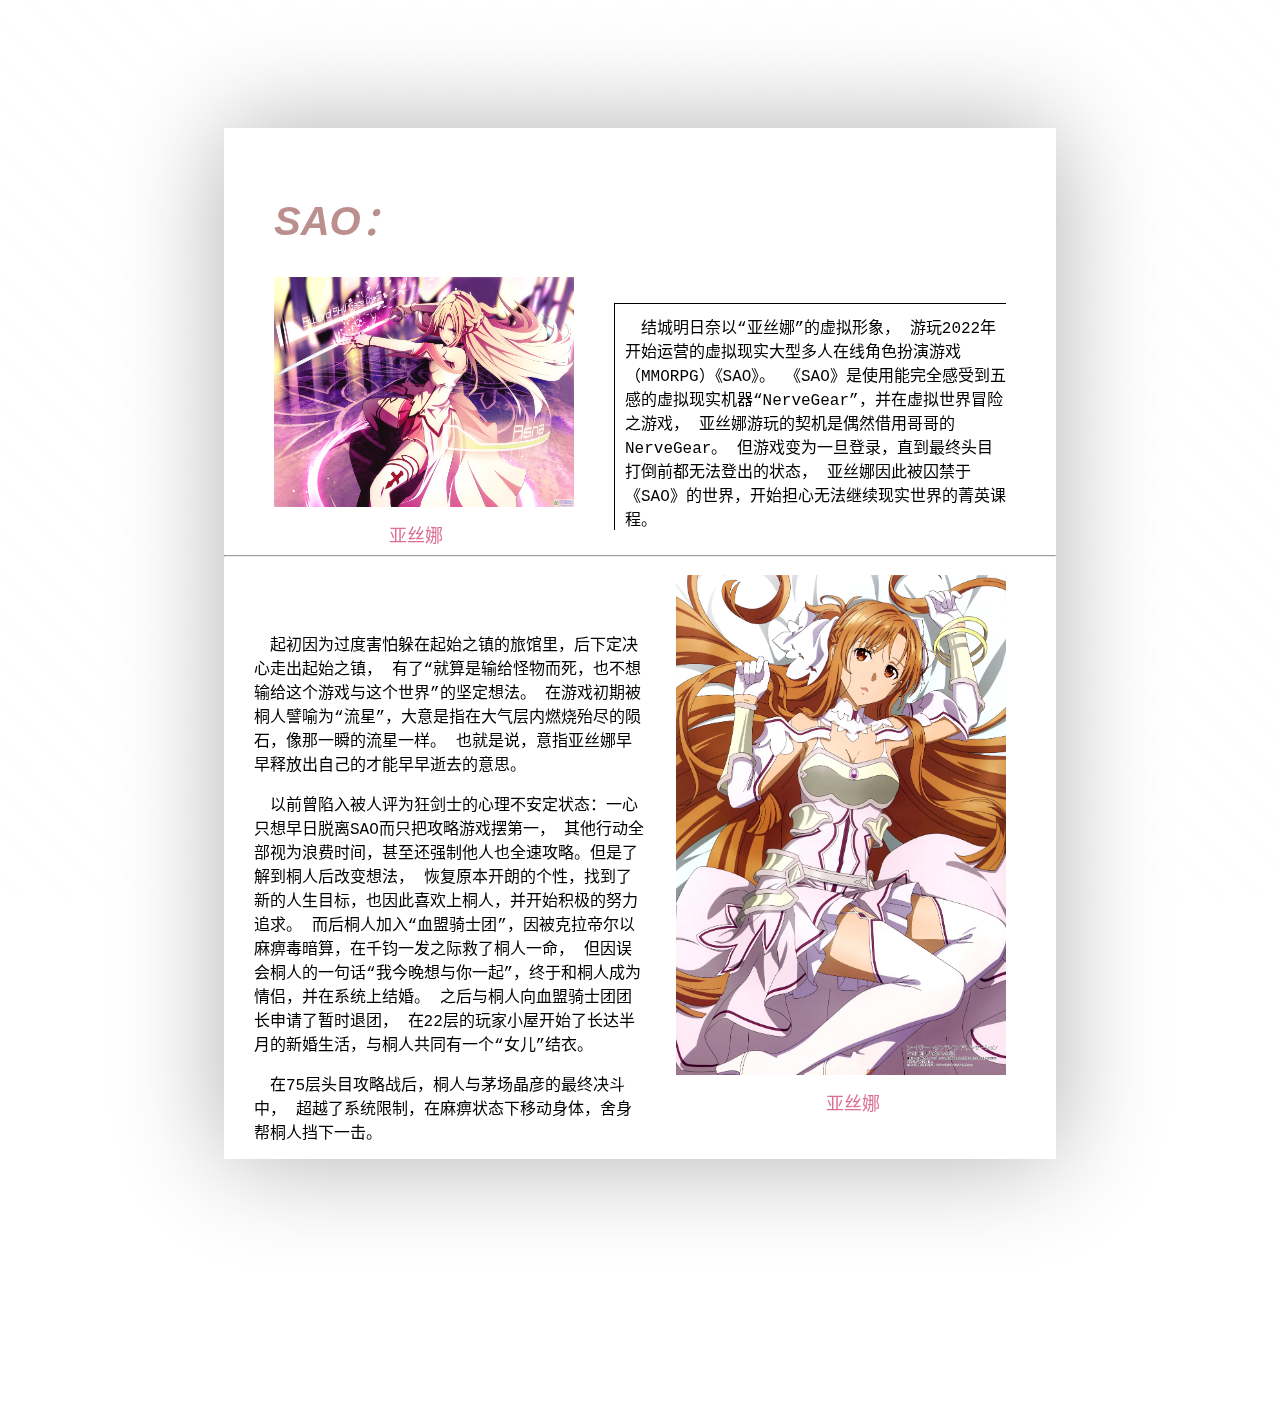
<file: experience/SAO.html>
<!doctype html>
<html lang="zh-CN">

<head>
    <!-- 必须的 meta 标签 -->
    <meta charset="utf-8">
    <meta name="viewport" content="width=device-width, initial-scale=1, shrink-to-fit=no">
    <meta http-equiv="Content-Type" content="text/html; charset=UTF-8">
	<link id="favicon" rel="icon" href="../image/2014100318234030277.jpg">
    <!-- Bootstrap 的 CSS 文件 -->
    <link rel="stylesheet" href="https://cdn.jsdelivr.net/npm/bootstrap@4.6.2/dist/css/bootstrap.min.css"
        integrity="sha384-xOolHFLEh07PJGoPkLv1IbcEPTNtaed2xpHsD9ESMhqIYd0nLMwNLD69Npy4HI+N" crossorigin="anonymous">

    <title>SAO</title>
    <style>
        body {
            font-family: MiSans, sans-serif;
            margin: 0;
        }

        .main-box {
            background-color: #ffffff66;
            backdrop-filter: blur(5px);
            box-shadow: 0 0 100px #b0b0b0;
            margin: 10% auto 20% auto;
            width: 65%;
            padding-top: 1px;
            flex-direction: column;
        }

        .mw-headline {
            font-style: italic;
            text-decoration: double;
            font-size: 40px;
            color: rosybrown;
            text-align: center;
        }

        .bg {
            background: linear-gradient(45deg, #ffffff99, #ffffffcc),
                url("https://img1.imgtp.com/2023/05/30/Z0X7xka1.jpg") no-repeat;
            background-size: cover;
            position: fixed;
            width: 100%;
            height: 100%;
            z-index: -3;
            top: 0;
        }

        h2 {
            display: block;
            font-size: 1.5em;
            margin-top: 50px;
            margin-left: 50px;
            margin-bottom: 30px;
            font-weight: bold;
        }

        .box {
            flex-direction: row;
            display: flex;
        }

        .box-left {
            height: 100%;
            width: 60%;
        }

        .img-1{
            margin-left: 50px;
            height: 230px;
            width: 300px;
            padding-bottom: 10px;
        }

        .box-left span {
            margin-left: 165px;
            font-size: large;
            color: palevioletred;
            font-family: 'Courier New', Courier, monospace;

        }

        .box-right {
            margin-top: 10px;
            margin-left: 30px;
            font-family: 'Courier New', Courier, monospace;
        }
        .box-right p {
            border-top: 1px solid;
            border-top-color: #000;
            border-left: 1px solid;
            border-left-color: #000;
            margin-left: 10px;
            padding-top: 10px;
            padding-left: 10px;
            margin-right: 50px;
            font-family: 'Courier New', Courier, monospace;
        }
        .img-2 {
            margin-right: 50px;
            height: 500px;
            width: 330px;
            padding-bottom: 10px;
            margin-top: 10px;
        }

        .box-right-1 {
            margin-top: 50px;
            margin-left: 30px;
            margin-right: 30px;
            font-family: 'Courier New', Courier, monospace;
        }
    </style>
</head>

<body>
    <div class="bg"></div>
    
    <div class="main-box">
        <h2>
            <span style="display: block; color: rgb(111, 178, 118);height: 10px;
            width: 10px;"></span>
            <span class="mw-headline" id="简介">SAO：</span>
        </h2>    
        <div class="box">
            <div class="box-left">
                <img class="img-1" src="../image/1280px-29328488.jpg" alt="亚丝娜">
                <span>亚丝娜</span>
            </div>
            <div class="box-right">
                <p style="text-indent: 1em;">
                  结城明日奈以“亚丝娜”的虚拟形象，
                  游玩2022年开始运营的虚拟现实大型多人在线角色扮演游戏（MMORPG）《SAO》。
                  《SAO》是使用能完全感受到五感的虚拟现实机器“NerveGear”，并在虚拟世界冒险之游戏，
                  亚丝娜游玩的契机是偶然借用哥哥的NerveGear。
                  但游戏变为一旦登录，直到最终头目打倒前都无法登出的状态，
                  亚丝娜因此被囚禁于《SAO》的世界，开始担心无法继续现实世界的菁英课程。</p>
            </div>
        </div>
        <hr>
        <div class="box">
            <div class="box-right-1">
                <p style="text-indent: 1em;">
                  起初因为过度害怕躲在起始之镇的旅馆里，后下定决心走出起始之镇，
                  有了“就算是输给怪物而死，也不想输给这个游戏与这个世界”的坚定想法。
                  在游戏初期被桐人譬喻为“流星”，大意是指在大气层内燃烧殆尽的陨石，像那一瞬的流星一样。
                  也就是说，意指亚丝娜早早释放出自己的才能早早逝去的意思。
                </p>
                <p style="text-indent: 1em;">
                  以前曾陷入被人评为狂剑士的心理不安定状态：一心只想早日脱离SAO而只把攻略游戏摆第一，
                  其他行动全部视为浪费时间，甚至还强制他人也全速攻略。但是了解到桐人后改变想法，
                  恢复原本开朗的个性，找到了新的人生目标，也因此喜欢上桐人，并开始积极的努力追求。
                  而后桐人加入“血盟骑士团”，因被克拉帝尔以麻痹毒暗算，在千钧一发之际救了桐人一命，
                  但因误会桐人的一句话“我今晚想与你一起”，终于和桐人成为情侣，并在系统上结婚。
                  之后与桐人向血盟骑士团团长申请了暂时退团，
                  在22层的玩家小屋开始了长达半月的新婚生活，与桐人共同有一个“女儿”结衣。
                </p>
                <p style="text-indent: 1em;">
                  在75层头目攻略战后，桐人与茅场晶彦的最终决斗中，
                  超越了系统限制，在麻痹状态下移动身体，舍身帮桐人挡下一击。
                </p>
            </div>

            <div class="box-left">
                <img class="img-2" src="../image/Asnuw.webp" alt="亚丝娜">
                <span style="display: block;margin-left: 150px;
                font-size: large;color: palevioletred;
                font-family: Courier, 'Courier New', monospace;">
                亚丝娜</span>
            </div>
            </div>
        </div>

</body>

</html>
</file>
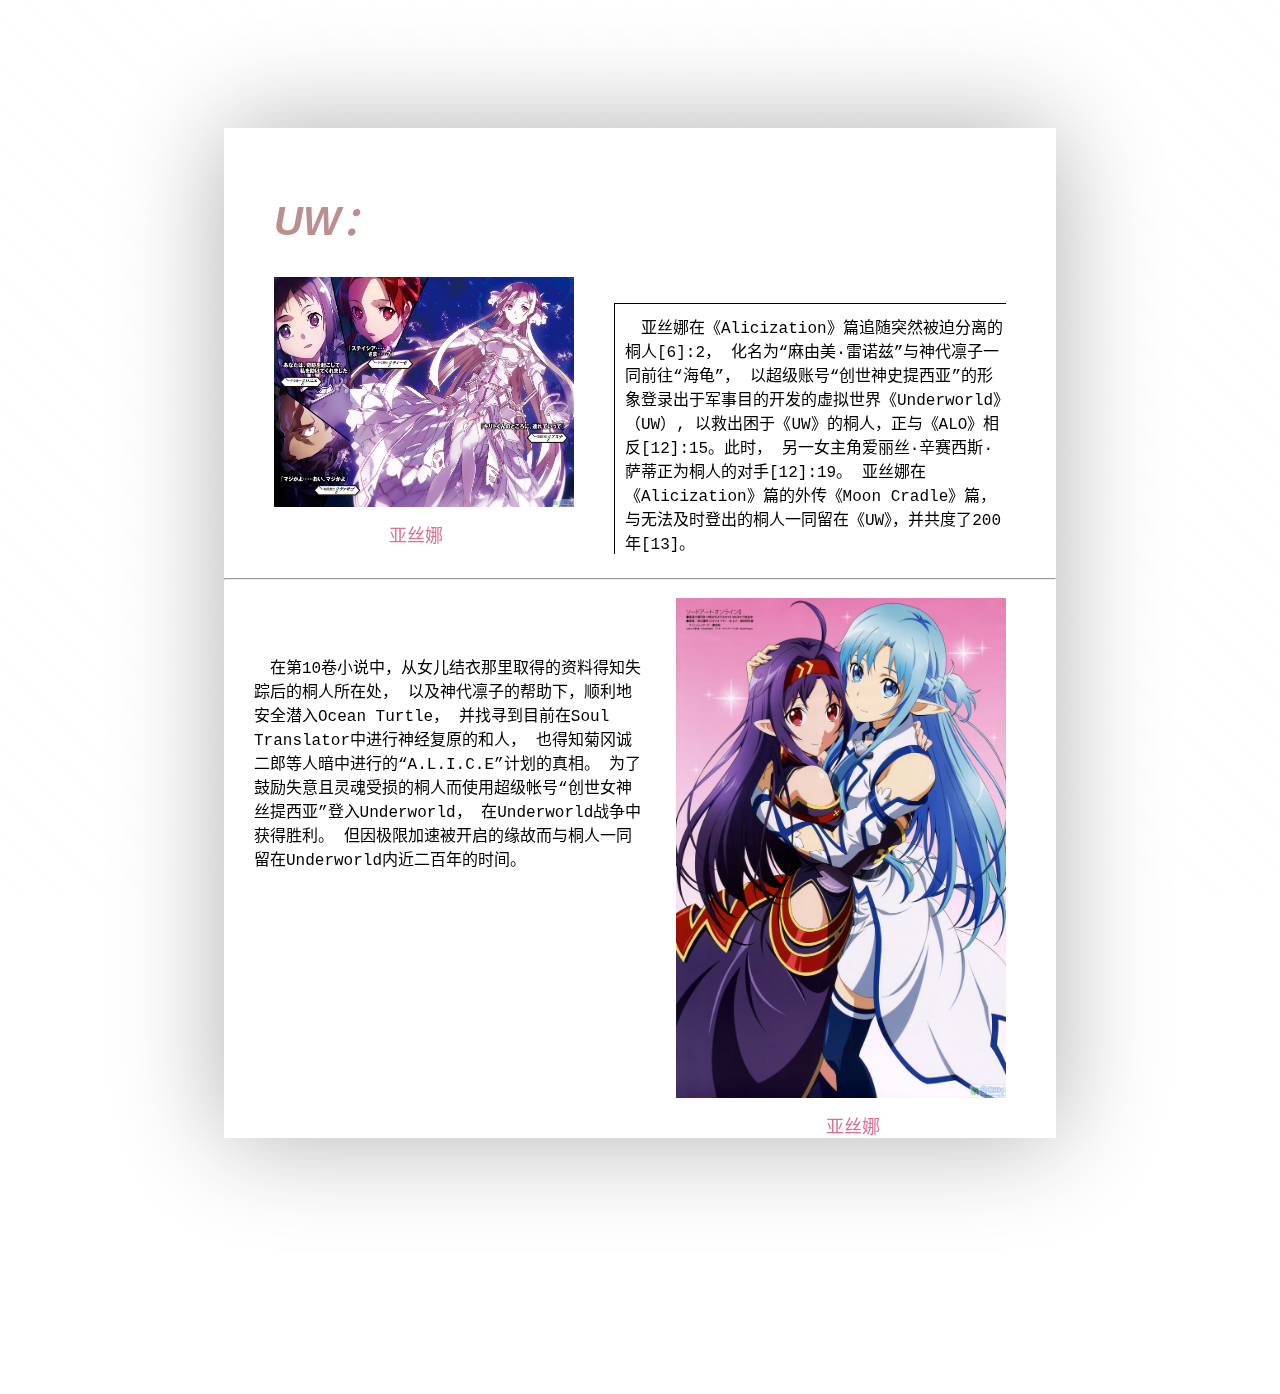
<file: experience/UM.html>
<!doctype html>
<html lang="zh-CN">

<head>
    <!-- 必须的 meta 标签 -->
    <meta charset="utf-8">
    <meta name="viewport" content="width=device-width, initial-scale=1, shrink-to-fit=no">
    <meta http-equiv="Content-Type" content="text/html; charset=UTF-8">
	<link id="favicon" rel="icon" href="../image/2014100318234030277.jpg">
    <!-- Bootstrap 的 CSS 文件 -->
    <link rel="stylesheet" href="https://cdn.jsdelivr.net/npm/bootstrap@4.6.2/dist/css/bootstrap.min.css"
        integrity="sha384-xOolHFLEh07PJGoPkLv1IbcEPTNtaed2xpHsD9ESMhqIYd0nLMwNLD69Npy4HI+N" crossorigin="anonymous">

    <title>UW</title>
    <style>
        body {
            font-family: MiSans, sans-serif;
            margin: 0;
        }

        .main-box {
            background-color: #ffffff66;
            backdrop-filter: blur(5px);
            box-shadow: 0 0 100px #b0b0b0;
            margin: 10% auto 20% auto;
            width: 65%;
            padding-top: 1px;
            flex-direction: column;
        }

        .mw-headline {
            font-style: italic;
            text-decoration: double;
            font-size: 40px;
            color: rosybrown;
            text-align: center;
        }

        .bg {
            background: linear-gradient(45deg, #ffffff99, #ffffffcc),
                url("https://img1.imgtp.com/2023/05/30/Z0X7xka1.jpg") no-repeat;
            background-size: cover;
            position: fixed;
            width: 100%;
            height: 100%;
            z-index: -3;
            top: 0;
        }

        h2 {
            display: block;
            font-size: 1.5em;
            margin-top: 50px;
            margin-left: 50px;
            margin-bottom: 30px;
            font-weight: bold;
        }

        .box {
            flex-direction: row;
            display: flex;
        }

        .box-left {
            height: 100%;
            width: 60%;
        }

        .img-1{
            margin-left: 50px;
            height: 230px;
            width: 300px;
            padding-bottom: 10px;
        }

        .box-left span {
            margin-left: 165px;
            font-size: large;
            color: palevioletred;
            font-family: 'Courier New', Courier, monospace;

        }

        .box-right {
            margin-top: 10px;
            margin-left: 30px;
            font-family: 'Courier New', Courier, monospace;
        }
        .box-right p {
            border-top: 1px solid;
            border-top-color: #000;
            border-left: 1px solid;
            border-left-color: #000;
            margin-left: 10px;
            padding-top: 10px;
            padding-left: 10px;
            margin-right: 50px;
            font-family: 'Courier New', Courier, monospace;
        }
        .img-2 {
            margin-right: 50px;
            height: 500px;
            width: 330px;
            padding-bottom: 10px;
            margin-top: 10px;
        }

        .box-right-1 {
            margin-top: 50px;
            margin-left: 30px;
            margin-right: 30px;
            font-family: 'Courier New', Courier, monospace;
        }
    </style>
</head>

<body>
    <div class="bg"></div>
    
    <div class="main-box">
        <h2>
            <span style="display: block; color: rgb(111, 178, 118);height: 10px;
            width: 10px;"></span>
            <span class="mw-headline" id="简介">UW：</span>
        </h2>    
        <div class="box">
            <div class="box-left">
                <img class="img-1" src="../image/1280px-SAO_Vol_16_-_006-007.png" alt="亚丝娜">
                <span>亚丝娜</span>
            </div>
            <div class="box-right">
                <p style="text-indent: 1em;">
                    亚丝娜在《Alicization》篇追随突然被迫分离的桐人[6]:2，
                    化名为“麻由美·雷诺兹”与神代凛子一同前往“海龟”，
                    以超级账号“创世神史提西亚”的形象登录出于军事目的开发的虚拟世界《Underworld》（UW）,
                    以救出困于《UW》的桐人，正与《ALO》相反[12]:15。此时，
                    另一女主角爱丽丝·辛赛西斯·萨蒂正为桐人的对手[12]:19。
                    亚丝娜在《Alicization》篇的外传《Moon Cradle》篇，
                    与无法及时登出的桐人一同留在《UW》，并共度了200年[13]。</p>
            </div>
        </div>
        <hr>
        <div class="box">
            <div class="box-right-1">
                <p style="text-indent: 1em;">
                    在第10卷小说中，从女儿结衣那里取得的资料得知失踪后的桐人所在处，
                    以及神代凛子的帮助下，顺利地安全潜入Ocean Turtle，
                    并找寻到目前在Soul Translator中进行神经复原的和人，
                    也得知菊冈诚二郎等人暗中进行的“A.L.I.C.E”计划的真相。
                    为了鼓励失意且灵魂受损的桐人而使用超级帐号“创世女神丝提西亚”登入Underworld，
                    在Underworld战争中获得胜利。
                    但因极限加速被开启的缘故而与桐人一同留在Underworld内近二百年的时间。
                </p>
            </div>

            <div class="box-left">
                <img class="img-2" src="../image/800px-MR人设1.jpg" alt="亚丝娜">
                <span style="display: block;margin-left: 150px;
                font-size: large;color: palevioletred;
                font-family: Courier, 'Courier New', monospace;">
                亚丝娜</span>
            </div>
            </div>
        </div>

</body>

</html>
</file>
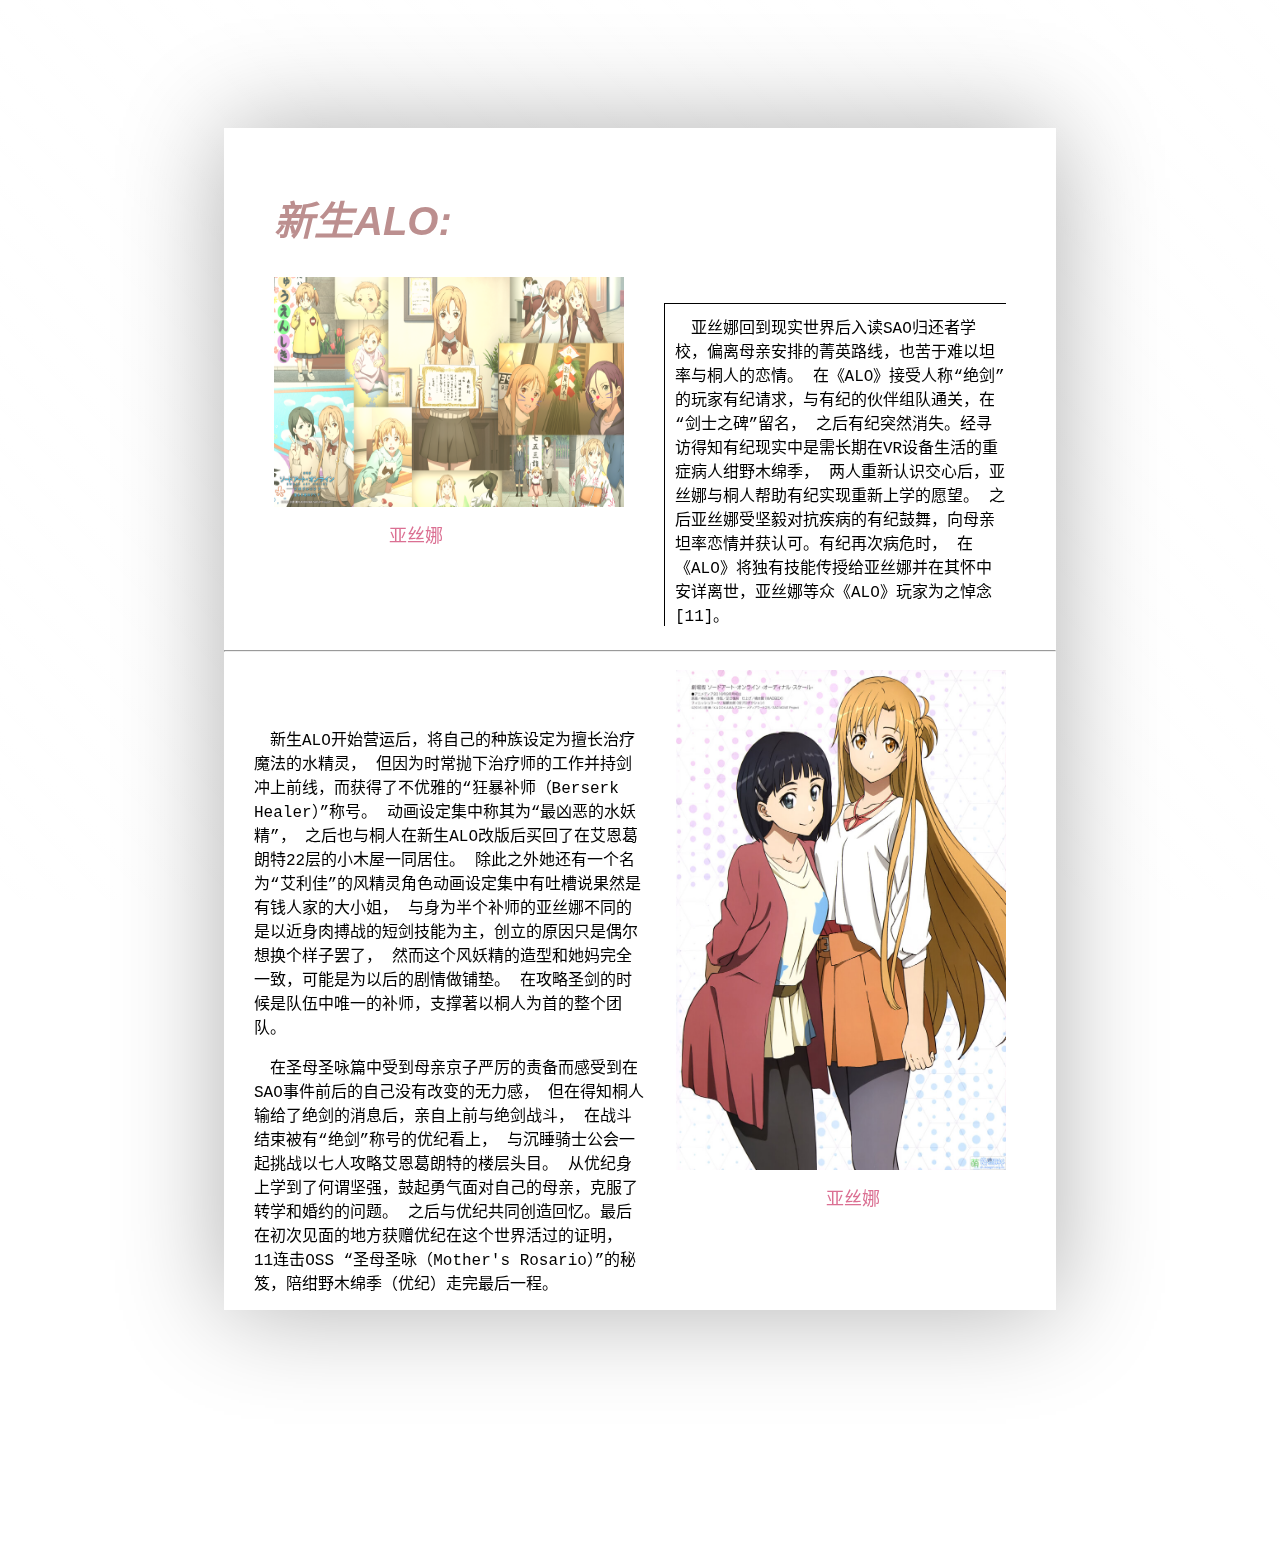
<file: experience/新生ALO.html>
<!doctype html>
<html lang="zh-CN">

<head>
    <!-- 必须的 meta 标签 -->
    <meta charset="utf-8">
    <meta name="viewport" content="width=device-width, initial-scale=1, shrink-to-fit=no">
    <meta http-equiv="Content-Type" content="text/html; charset=UTF-8">
	<link id="favicon" rel="icon" href="../image/2014100318234030277.jpg">
    <!-- Bootstrap 的 CSS 文件 -->
    <link rel="stylesheet" href="https://cdn.jsdelivr.net/npm/bootstrap@4.6.2/dist/css/bootstrap.min.css"
        integrity="sha384-xOolHFLEh07PJGoPkLv1IbcEPTNtaed2xpHsD9ESMhqIYd0nLMwNLD69Npy4HI+N" crossorigin="anonymous">

    <title>新生ALO</title>
    <style>
        body {
            font-family: MiSans, sans-serif;
            margin: 0;
        }

        .main-box {
            background-color: #ffffff66;
            backdrop-filter: blur(5px);
            box-shadow: 0 0 100px #b0b0b0;
            margin: 10% auto 20% auto;
            width: 65%;
            padding-top: 1px;
            flex-direction: column;
        }

        .mw-headline {
            font-style: italic;
            text-decoration: double;
            font-size: 40px;
            color: rosybrown;
            text-align: center;
        }

        .bg {
            background: linear-gradient(45deg, #ffffff99, #ffffffcc),
                url("https://img1.imgtp.com/2023/05/30/Z0X7xka1.jpg") no-repeat;
            background-size: cover;
            position: fixed;
            width: 100%;
            height: 100%;
            z-index: -3;
            top: 0;
        }

        h2 {
            display: block;
            font-size: 1.5em;
            margin-top: 50px;
            margin-left: 50px;
            margin-bottom: 30px;
            font-weight: bold;
        }

        .box {
            flex-direction: row;
            display: flex;
        }

        .box-left {
            height: 100%;
            width: 60%;
        }

        .img-1{
            margin-left: 50px;
            height: 230px;
            width: 350px;
            padding-bottom: 10px;
        }

        .box-left span {
            margin-left: 165px;
            font-size: large;
            color: palevioletred;
            font-family: 'Courier New', Courier, monospace;

        }

        .box-right {
            margin-top: 10px;
            margin-left: 30px;
            font-family: 'Courier New', Courier, monospace;
        }
        .box-right p {
            border-top: 1px solid;
            border-top-color: #000;
            border-left: 1px solid;
            border-left-color: #000;
            margin-left: 10px;
            padding-top: 10px;
            padding-left: 10px;
            margin-right: 50px;
            font-family: 'Courier New', Courier, monospace;
        }
        .img-2 {
            margin-right: 50px;
            height: 500px;
            width: 330px;
            padding-bottom: 10px;
            margin-top: 10px;
        }

        .box-right-1 {
            margin-top: 50px;
            margin-left: 30px;
            margin-right: 30px;
            font-family: 'Courier New', Courier, monospace;
        }
    </style>
</head>

<body>
    <div class="bg"></div>
    
    <div class="main-box">
        <h2>
            <span style="display: block; color: rgb(111, 178, 118);height: 10px;
            width: 10px;"></span>
            <span class="mw-headline" id="简介">新生ALO:</span>
        </h2>    
        <div class="box">
            <div class="box-left">
                <img class="img-1" src="../image/亚丝娜进击篇版权绘7.png" alt="亚丝娜">
                <span>亚丝娜</span>
            </div>
            <div class="box-right">
                <p style="text-indent: 1em;">
                    亚丝娜回到现实世界后入读SAO归还者学校，偏离母亲安排的菁英路线，也苦于难以坦率与桐人的恋情。
                    在《ALO》接受人称“绝剑”的玩家有纪请求，与有纪的伙伴组队通关，在“剑士之碑”留名，
                    之后有纪突然消失。经寻访得知有纪现实中是需长期在VR设备生活的重症病人绀野木绵季，
                    两人重新认识交心后，亚丝娜与桐人帮助有纪实现重新上学的愿望。
                    之后亚丝娜受坚毅对抗疾病的有纪鼓舞，向母亲坦率恋情并获认可。有纪再次病危时，
                    在《ALO》将独有技能传授给亚丝娜并在其怀中安详离世，亚丝娜等众《ALO》玩家为之悼念[11]。</p>
            </div>
        </div>
        <hr>
        <div class="box">
            <div class="box-right-1">
                <p style="text-indent: 1em;">
                    新生ALO开始营运后，将自己的种族设定为擅长治疗魔法的水精灵，
                    但因为时常抛下治疗师的工作并持剑冲上前线，而获得了不优雅的“狂暴补师（Berserk Healer）”称号。
                    动画设定集中称其为“最凶恶的水妖精”，
                    之后也与桐人在新生ALO改版后买回了在艾恩葛朗特22层的小木屋一同居住。
                    除此之外她还有一个名为“艾利佳”的风精灵角色动画设定集中有吐槽说果然是有钱人家的大小姐，
                    与身为半个补师的亚丝娜不同的是以近身肉搏战的短剑技能为主，创立的原因只是偶尔想换个样子罢了，
                    然而这个风妖精的造型和她妈完全一致，可能是为以后的剧情做铺垫。
                    在攻略圣剑的时候是队伍中唯一的补师，支撑著以桐人为首的整个团队。
                </p>
                <p style="text-indent: 1em;">
                    在圣母圣咏篇中受到母亲京子严厉的责备而感受到在SAO事件前后的自己没有改变的无力感，
                    但在得知桐人输给了绝剑的消息后，亲自上前与绝剑战斗，
                    在战斗结束被有“绝剑”称号的优纪看上，
                    与沉睡骑士公会一起挑战以七人攻略艾恩葛朗特的楼层头目。
                    从优纪身上学到了何谓坚强，鼓起勇气面对自己的母亲，克服了转学和婚约的问题。
                    之后与优纪共同创造回忆。最后在初次见面的地方获赠优纪在这个世界活过的证明，
                    11连击OSS “圣母圣咏（Mother's Rosario）”的秘笈，陪绀野木绵季（优纪）走完最后一程。
                </p>
            </div>

            <div class="box-left">
                <img class="img-2" src="../image/800px-AsuOS人设3.jpg" alt="亚丝娜">
                <span style="display: block;margin-left: 150px;
                font-size: large;color: palevioletred;
                font-family: Courier, 'Courier New', monospace;">
                亚丝娜</span>
            </div>
            </div>
        </div>

</body>

</html>
</file>
<file: css/home.css>
body {
    margin: 0;
    font-family: MiSans, sans-serif;

}

a {
    color: unset;
    text-decoration: none;
    transition: all 0.5s;
}

a:hover {
    color: #ff386e;
}

::-webkit-scrollbar {
    width: 1px;
}

::-webkit-scrollbar-track {
    background-color: #0000001a;
}

::-webkit-scrollbar-thumb {
    -webkit-box-shadow: inset 0 0 6px #00000080;
}

::selection {
    background:pink;
    color: #fff
}

.bg {
    background: linear-gradient(45deg, #ffffff99, #ffffffcc), 
    url("https://img1.imgtp.com/2023/05/30/x9uLgAHq.jpg") no-repeat;
    background-size: cover;
    position: fixed;
    width: 100%;
    height: 100%;
    z-index: -3;
    top: 0;
}

/* Index box */

.main-box {
    background-color: #ffffff66;
    backdrop-filter: blur(5px);
    box-shadow: 0 0 100px #b0b0b0;
    margin: 20% auto 20% auto;
    width: 65%;
}

.box-left {
    border-right: 3px ridge;
    border-right-color:#000;
    text-align: center;
    padding: 25px 7% 10%
}

.box-left img {
    border-radius: 25%;
    width: 100%;
    box-shadow: 0 0 10px #aaa;
    cursor: wait;
    -webkit-border-radius: 25%;
    -moz-border-radius: 25%;
    -ms-border-radius: 25%;
    -o-border-radius: 25%;
}

.box-left img:hover {
    transform: rotate(360deg);
    transition-delay: 0.2s;
    transition-duration: 1s;
    -webkit-transform: rotate(360deg);
    -moz-transform: rotate(360deg);
    -ms-transform: rotate(360deg);
    -o-transform: rotate(360deg);
}

.box-left h1 {
    font-weight: 100;
}


.box-content {
    margin: 2.4% 0 -2% -2%;
    border-left: 2px solid;
    border-top: 3px solid;
    width: fit-content;
    ;
}

.box-content p {
    padding: 0;
    margin: 10px;
}

.flexbox {
    display:flex;
}

.box-item {
    padding: 5px 10px;
    border: 1px solid;
    margin: 10px 0 0 10px;
    display: inline-block;
    
    transition: all 0.4s;
    -webkit-transition: all 0.4s;
    -moz-transition: all 0.4s;
    -ms-transition: all 0.4s;
    -o-transition: all 0.4s;
}

.box-item:hover {
    padding: 6px 13px;
    box-shadow: 0 0 10px #afafaf;
}

/* Nav */
.nav-bar {
    margin: 0 0 0 -2%;
    padding-left: 0;
    max-width: 100%;
    display: flex;
}

.nav-item {
    list-style-type: none;
    width: 100%;
    padding: 1% 4% 1% 4%;
    display: inline-grid;
    text-align: center;
}

.nav-active {
    border-bottom: 1px solid;
    border-left: 1px solid;
    border-right: 1px solid;
    font-weight: 500;
}

/* Phone */
/* @media (max-width: 768px) {
    .container {
        padding: 0 !important;
    }

    .bg {
        background: linear-gradient(45deg, #ffffff99, #ffffffcc), url("https://api.imlazy.ink/img-phone") no-repeat;
        background-size: cover;
    }

    .main-box {
        width: 80%;
    }

    .box-left {
        border: 0;
    }

    .box-content {
        border-top: 0;
        border-left: 0;
        margin: 0;
        width: 88%;
    }

    .nav-bar {
        margin: 0;
    }

    .nav-item {
        border-bottom: 1px solid;
    }

    .nav-active {
        border-bottom: 0;
        border-top: 1px solid;
    }

    .box-item a {
        display: block;
    }

    #blogの {
        width: 100%;
        text-align: center;
        position: unset;
    }

    #blogの .box-item {
        margin: 10px;
    }
} */

/* Dark Mode*/
/* @media (prefers-color-scheme: dark) {
    body {
        color: #dadada
    }

    ::-webkit-scrollbar-track {
        background-color: #ffffff1a;
    }
    
    ::-webkit-scrollbar-thumb {
        -webkit-box-shadow: inset 0 0 6px #ffffff80;
    }

    ::selection {
        background: #fff;
        color: #000
    }

    .bg {
        background: linear-gradient(45deg, #00000099, #000000cc), url("https://api.imlazy.ink/img") no-repeat;
        background-size: cover;
    }

    .main-box {
        background-color: #00000066;
        box-shadow: 0 0 20px #00000054;
    }

    @media (max-width: 768px) {
        .bg {
            background: linear-gradient(45deg, #00000099, #000000cc), url("https://api.imlazy.ink/img-phone") no-repeat;
            background-size: cover;
        }
        
    }
} */
</file>
